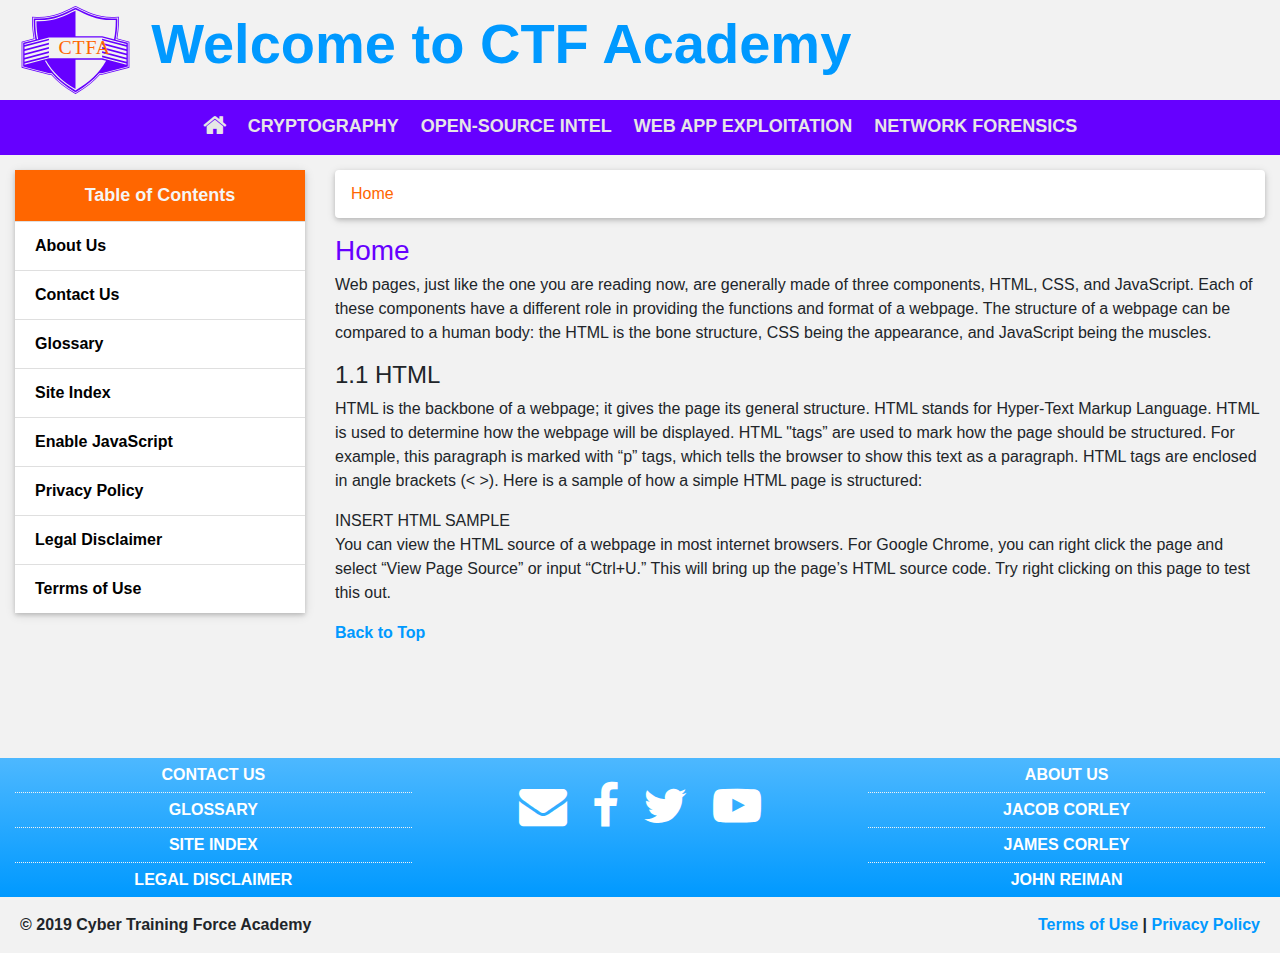
<file: ctfa/index.htm>
<!DOCTYPE html>
<html  lang="en">
	<head>
		<meta charset="utf-8" />
		<meta name="viewport" content="width=device-width, initial-scale=1">
			<title>CTF Academy : Home</title>
			<meta name="description" content="">
			
			<meta name="author" content="CTF Academy">			
			<link href="src/bootstrap/css/bootstrap.min.css" rel="stylesheet">	
				<!--[if lt IE 9]>
				<script src="http://cdnjs.cloudflare.com/ajax/libs/html5shiv/3.7.3/html5shiv.min.js"></script>
				<![endif]-->
				<link rel="stylesheet" href="_src/font-awesome-4.7.0/css/font-awesome.min.css" />				
				<script src="src/jquery-3.4.1.min.js"></script>
				<script src="src/popper.min.js"></script>				
				<script src="src/bootstrap/js/bootstrap.min.js"></script>		
				<link href="style.css" rel="stylesheet" />				
				<script src/jquery.md5.min.js"></script>

				<link rel="icon" href="_src/Logo.ico" />
		</head>				
				
				<body>
				
				
				
				<!-- Header -->
				<header id="top">					
					<div class="container-fluid ctfaLogoHome">
				<div class="row">				
					<div class="col-md-12 ">
					
					<div class="">
						<div class="myLogo ">						
						<a href="index.htm">						
						<img src="src/Logo.svg" alt="CTFA Logo">											
						</a>
						</div>						
									<div class="floatText">	
						<h2 class="display-4">						
						<span class = "mainblue">						
						<a href="index.htm">						
						Welcome to CTF Academy
						</a>						
						</span>						
												
						
						</h2>
						
						</div>						
						
						
						
						</div>
						</div>
					  </div>					
				</header>
				
<!-- Navigation -->
<nav class="navbar navbar-expand-md navbar-dark"  id="myNav">
  <button class="navbar-toggler" type="button" data-toggle="collapse" data-target="#navbarNavAltMarkup" aria-controls="navbarNavAltMarkup" aria-expanded="false" aria-label="Toggle navigation">
    <span class="navbar-toggler-icon"></span>
  </button>
  <div class="collapse navbar-collapse justify-content-md-center" id="navbarNavAltMarkup">
    <div class="navbar-nav">
		<ul class="nav navbar-nav">
			<li class="nav-item">
				<a class="nav-link" href="index.htm"><i class="fa fa-home homepageSize" aria-hidden="true"></i></a>
			</li>
			
			<li class="nav-item">
				<a class="nav-link" href="crypto/index.htm">Cryptography</a>
			</li>
			
			
			
			<li class="nav-item">
				<a class="nav-link" href="osint/index.htm">Open-Source Intel</a>
			</li>
			
			<li class="nav-item">
				<a class="nav-link" href="web/index.htm">Web App Exploitation</a>
			</li>

			<li class="nav-item">
				<a class="nav-link" href="network/index.htm">Network Forensics</a>
			</li>								
		</ul>
    </div>
  </div>
</nav>

							
<!-- Main container -->
<div class="container-fluid" >

<div id="myBody">
  <div class="row">						

<!-- Column Navigation -->
<div class="col-md-3 order-2 order-md-1" >

<div class="list-group-flush myLightBox mb-4">
  <div class="list-group-item contents" >Table of Contents</div>
    <a href="other/about_us.htm" class="list-group-item list-group-item-action">About Us</a>
	<a href="other/contact_us.htm" class="list-group-item list-group-item-action">Contact Us</a>
	<a href="other/glossary.htm" class="list-group-item list-group-item-action">Glossary</a>
	<a href="other/site_index.htm" class="list-group-item list-group-item-action">Site Index</a>
	<a href="other/enable_javascript.htm" class="list-group-item list-group-item-action">Enable JavaScript</a>
	<a href="other/privacy-policy.htm" class="list-group-item list-group-item-action">Privacy Policy</a>
	<a href="other/legal_disclaimer.htm" class="list-group-item list-group-item-action">Legal Disclaimer</a>
	<a href="other/terms-of-use.htm" class="list-group-item list-group-item-action">Terrms of Use</a>

</div>

</div>

<!-- End column -->						


<!-- Main content -->
		<div class="col-md-9 order-1 order-md-2" >
				<div id="main">
				
				<ol class="breadcrumb">
				  <li class="breadcrumb-item active">Home</li>
				  
				</ol>				


<noscript>
				Please enable JavaScript on your web browser. For a tutorial, <a href="other/enable_javascript.htm">click here</a>.				
				</noscript>

<h3>Home</h3>
<p>
Web pages, just like the one you are reading now, are generally made of three components, HTML, CSS, and JavaScript. Each of these components have a different role in providing the functions and format of a webpage. The structure of a webpage can be compared to a human body: the HTML is the bone structure, CSS being the appearance, and JavaScript being the muscles.
</p>

<h4 id="html">1.1 HTML</h4>
<p>
HTML is the backbone of a webpage; it gives the page its general structure. HTML stands for Hyper-Text Markup Language. HTML is used to determine how the webpage will be displayed. HTML "tags” are used to mark how the page should be structured. For example, this paragraph is marked with “p” tags, which tells the browser to show this text as a paragraph. HTML tags are enclosed in angle brackets (&lt; &gt;). Here is a sample of how a simple HTML page is structured:
</p>

INSERT HTML SAMPLE

<p>
You can view the HTML source of a webpage in most internet browsers. For Google Chrome, you can right click the page and select “View Page Source” or input “Ctrl+U.” This will bring up the page’s HTML source code. Try right clicking on this page to test this out.
</p>



			
			<div id="backToTop" class="my-3">
<a href="#top">Back to Top</a>
<!-- Takes user to top of home page -->								
</div>

</div>
<!-- Main End --> </div>
</div>
</div>
</div>
<!-- Main Container End --> 
				
<!-- Footer -->
<footer class="mt-3">
    
    <div class="container-fluid">
      <div class="row threeColumns mt-2">
	  
	  <!-- Footer Column 1 -->
	<div class="col-md-4 order-2 order-md-1 leftInfo">	
	<div class="infoLinks">
		<a href="other/contact_us.htm" >Contact Us</a>
		<a href="other/glossary.htm" >Glossary</a>
		<a href="other/site_index.htm" >Site Index</a>	
		<a href="other/legal_disclaimer.htm" >Legal Disclaimer</a>
	</div>
	</div>
  <!-- Footer Column 2 -->
      <div class="col-md-4 py-4 order-1 order-md-2">
        <div class="flex-center socialButtons">
          <!-- Email -->		  
		  <a href="mailto:cybertrainingforceacademy@gmail.com" target="_blank">		  
		  <i class="fa fa-envelope fa-3x" aria-hidden="true"></i>
		  </a>		  
		<!-- Facebook -->
			<a href="https://www.facebook.com/CTF-Academy-2271850929563454" target="_blank">
		  <i class="fa fa-facebook fa-3x" aria-hidden="true"></i>
		  </a>
          <!-- Twitter -->
          <a href="https://twitter.com/CTFAcademy" target="_blank">
            <i class="fa fa-twitter fa-3x" aria-hidden="true"></i>
          </a>
		  <!-- YouTube-->
          <a href="https://www.youtube.com/channel/UC2YnTDWba8lqC-x77h8id8w" target="_blank">
            <i class="fa fa-youtube-play fa-3x" aria-hidden="true"></i>
          </a>         
        </div>
      </div>
	  
	  <!-- Footer Column 3 -->
	  <div class="col-md-4 order-3 order-md-3 rightInfo">
	<div class="infoLinks">
<a href="other/about_us.htm" >About Us</a> 
  <a href="other/about_us.htm#jacob">Jacob Corley</a>   
	<a href="other/about_us.htm#james">James Corley</a> 
	<a href="other/about_us.htm#john">John Reiman</a> 
	</div>	
	</div>	
	</div>	  
</div>
 
    <!-- Footer Links -->
    <div class="footer-copyright py-3">
		&#169; 2019 Cyber Training Force Academy 		
		<span class = "termsPolicy">
		<a href="other/terms-of-use.htm">Terms of Use</a> 		
		|
		<a href="other/privacy-policy.htm">Privacy Policy</a>		
		</span>
    </div>
  </footer>
  <!-- Footer End -->
</body>
</html>
</file>
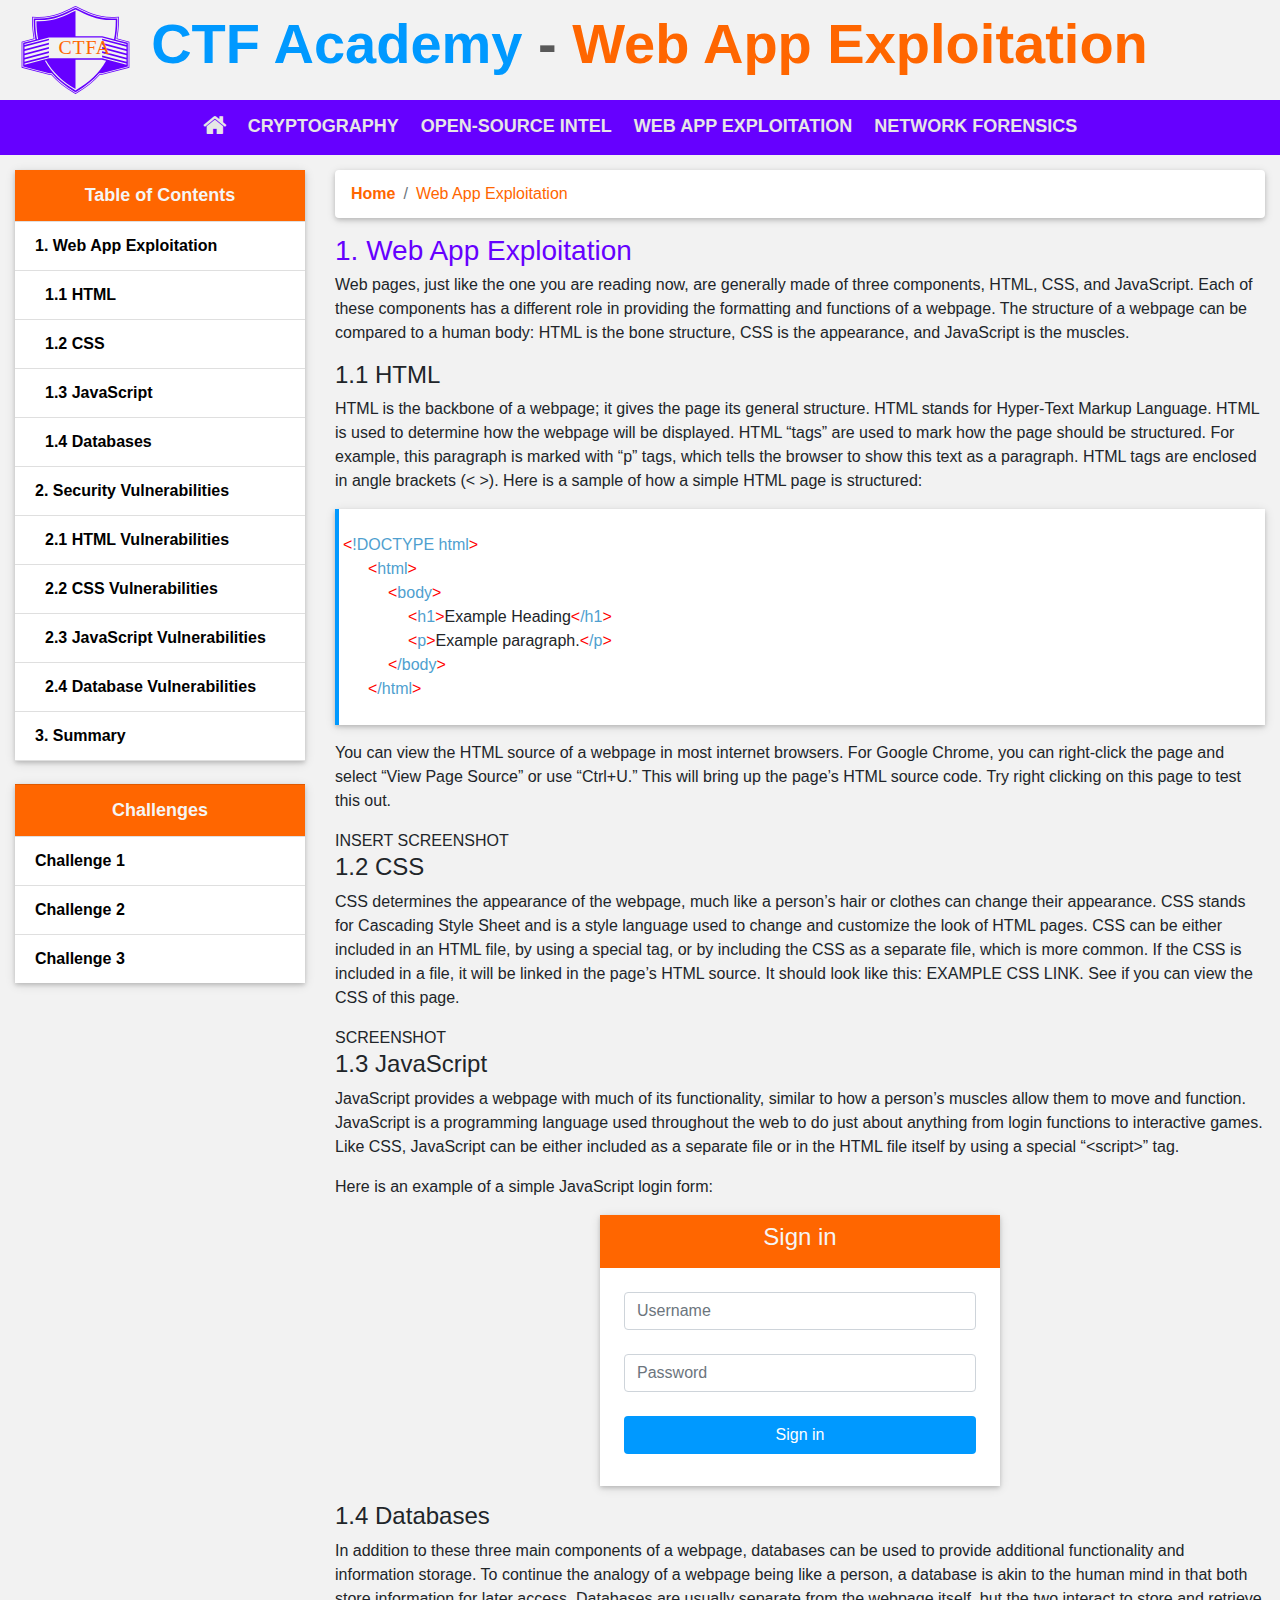
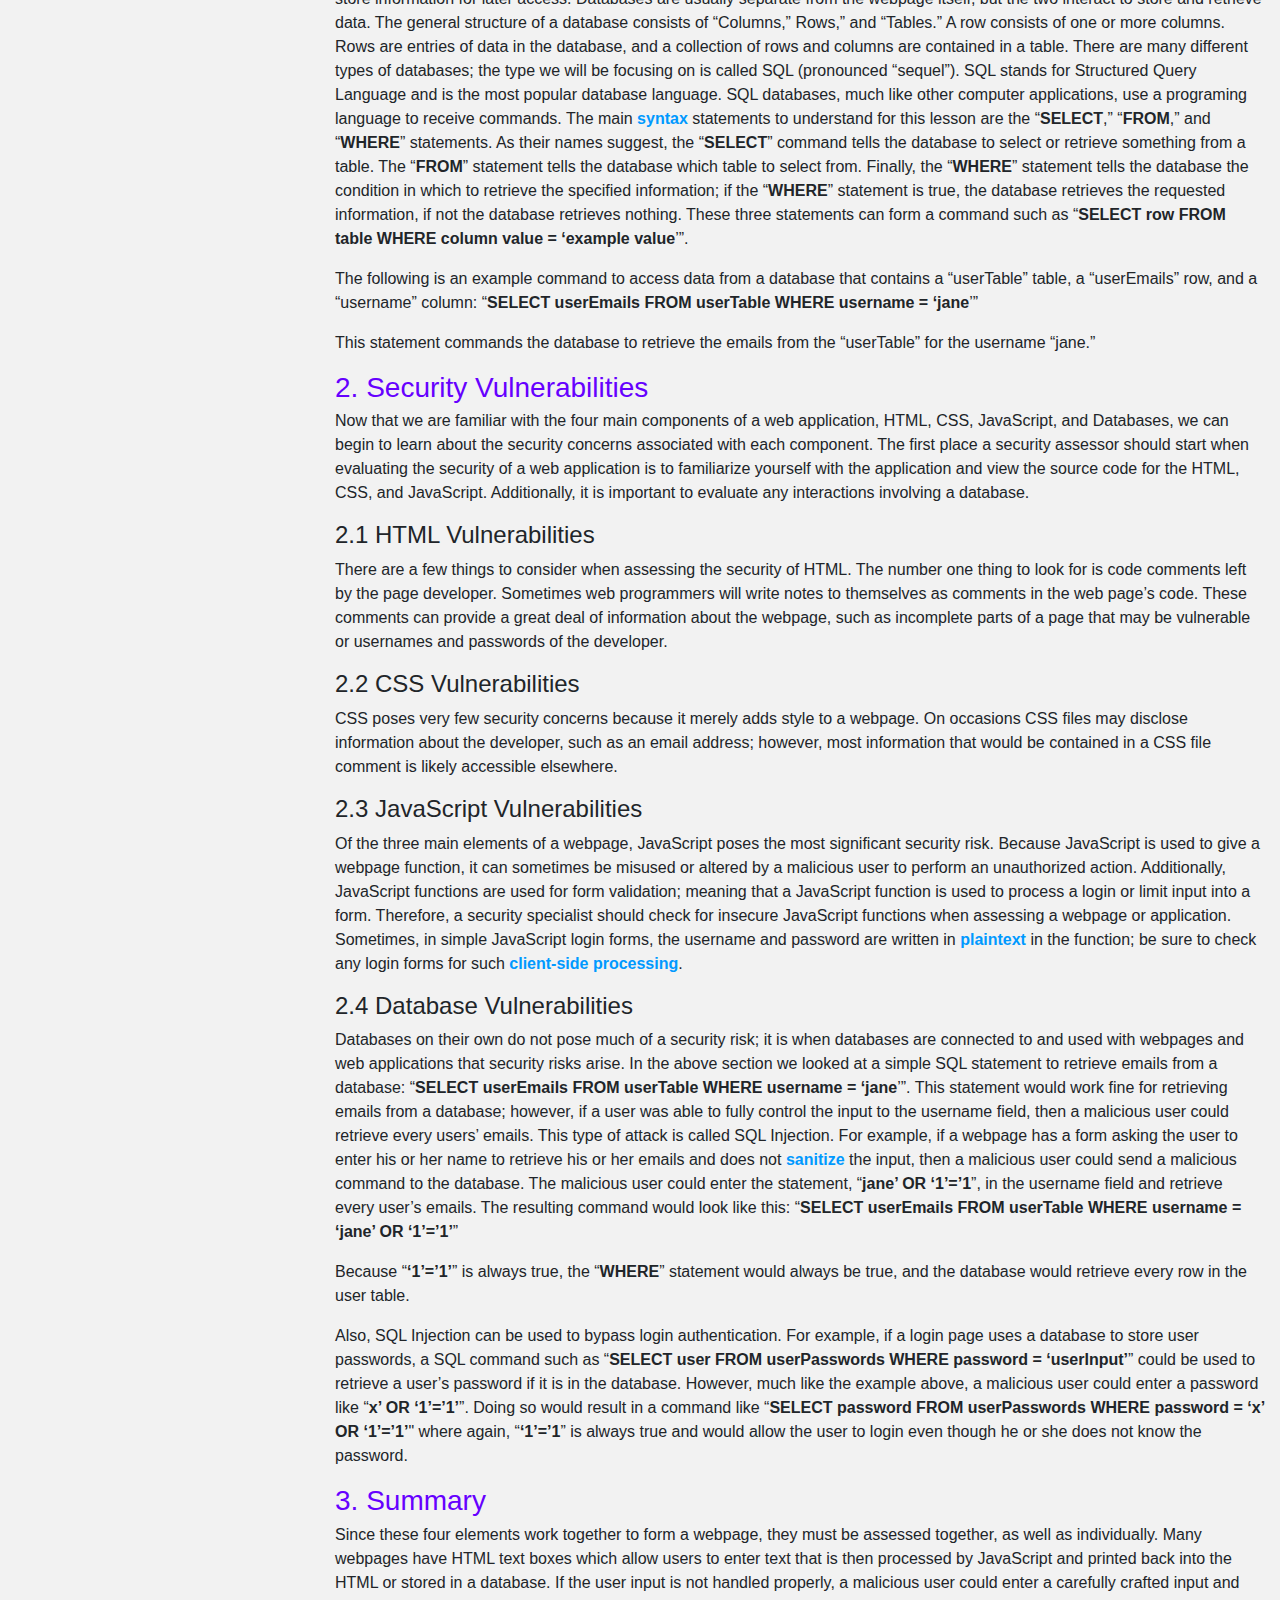
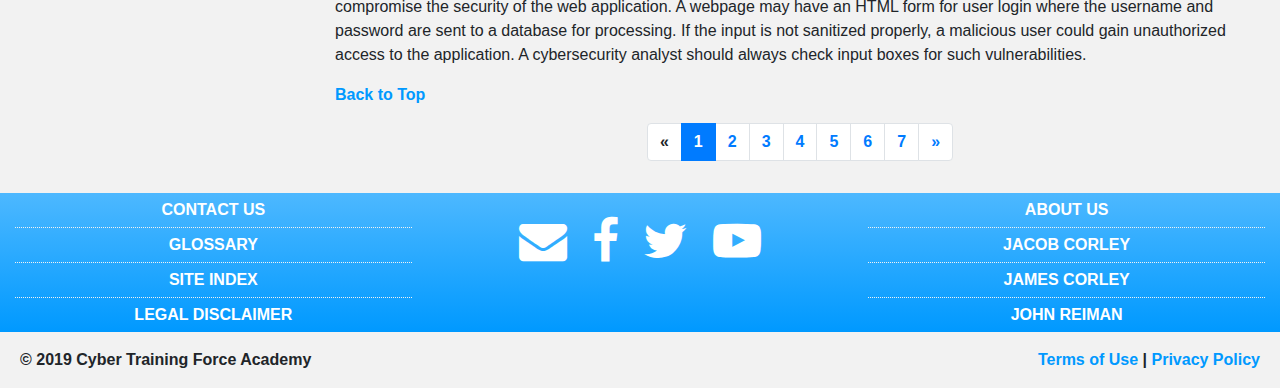
<file: ctfa/_src/index.htm>
<!DOCTYPE html>
<html  lang="en">
	<head>
		<meta charset="utf-8" />
		<meta name="viewport" content="width=device-width, initial-scale=1">
			<title>CTF Academy : Web Application Exploitation</title>
			<meta name="description" content="Web pages, just like the one you are reading now, are generally made of three components, HTML, CSS, and JavaScript. Each of these components have a different role in providing the functions and format of a webpage. The structure of a webpage can be compared to a human body: the HTML is the bone structure, CSS being the appearance, and JavaScript being the muscles.">
			
			<meta name="author" content="CTF Academy">			
			<link href="../_src/bootstrap/css/bootstrap.min.css" rel="stylesheet">	
				<!--[if lt IE 9]>
				<script src="http://cdnjs.cloudflare.com/ajax/libs/html5shiv/3.7.3/html5shiv.min.js"></script>
				<![endif]-->
				<link rel="stylesheet" href="../_src/font-awesome-4.7.0/css/font-awesome.min.css" />				
				<script src="../_src/jquery-3.4.1.min.js"></script>
				<script src="../_src/popper.min.js"></script>				
				<script src="../_src/bootstrap/js/bootstrap.min.js"></script>		
				<link href="../style.css" rel="stylesheet" />				
				<script src="../_src/jquery.md5.min.js"></script>

				<link rel="icon" href="../_src/Logo.ico" />
		</head>				
				
				<body>
				
				
				
				<!-- Header -->
				<header id="top">					
					<div class="container-fluid ctfaLogo">
				<div class="row">				
					<div class="col-md-12">
						<div class="myLogo ">						
						<a href="../index.htm">						
						<img src="../_src/Logo.svg" alt="CTFA Logo">											
						</a>
						</div>						
						<div class="floatText">						
						<h2 class="display-4">						
						<span class = "mainblue">						
						<a href="index.htm">						
						CTF Academy
						</a>						
						</span>						
						<br class="break">						
						<span class = "headerDash">
						- 
						</span>						
						<span class = "mainorange"> 
						<a href="index.htm">
						Web App Exploitation
						</a>
						</span>						
						</h2>
						</div>						
						</div>
						</div>						
					  </div>					
				</header>
				
<!-- Navigation -->
<nav class="navbar navbar-expand-md navbar-dark"  id="myNav">
  <button class="navbar-toggler" type="button" data-toggle="collapse" data-target="#navbarNavAltMarkup" aria-controls="navbarNavAltMarkup" aria-expanded="false" aria-label="Toggle navigation">
    <span class="navbar-toggler-icon"></span>
  </button>
  <div class="collapse navbar-collapse justify-content-md-center" id="navbarNavAltMarkup">
    <div class="navbar-nav">
		<ul class="nav navbar-nav">
			<li class="nav-item">
				<a class="nav-link" href="../index.htm"><i class="fa fa-home homepageSize" aria-hidden="true"></i></a>
			</li>
			
			<li class="nav-item">
				<a class="nav-link" href="../crypto/index.htm">Cryptography</a>
			</li>
			
			
			
			<li class="nav-item">
				<a class="nav-link" href="../osint/index.htm">Open-Source Intel</a>
			</li>
			
			<li class="nav-item">
				<a class="nav-link" href="../web/index.htm">Web App Exploitation</a>
			</li>

			<li class="nav-item">
				<a class="nav-link" href="../network/index.htm">Network Forensics</a>
			</li>								
		</ul>
    </div>
  </div>
</nav>

							
<!-- Main container -->
<div class="container-fluid" >

<div id="myBody">
  <div class="row">						

<!-- Column Navigation -->
<div class="col-md-3 order-2 order-md-1" >

<div class="list-group-flush myLightBox mb-4">
  <div class="list-group-item contents" >Table of Contents</div>
    <a href="index.htm#WebAppExploitation" class="list-group-item list-group-item-action">1. Web App Exploitation</a>

  <a href="index.htm#html" class="list-group-item list-group-item-action lvl2">1.1 HTML</a>
  <a href="index.htm#css" class="list-group-item list-group-item-action lvl2">1.2 CSS</a>

    <a href="index.htm#javascript" class="list-group-item list-group-item-action lvl2">1.3 JavaScript</a>
	
  <a href="index.htm#database" class="list-group-item list-group-item-action lvl2">1.4 Databases</a>
  
  <a href="index.htm#SecurityVulnerabilities" class="list-group-item list-group-item-action">2. Security Vulnerabilities</a>
  
    <a href="index.htm#HTMLVulnerabilities" class="list-group-item list-group-item-action lvl2">2.1 HTML Vulnerabilities</a>
  <a href="index.htm#CSSVulnerabilities" class="list-group-item list-group-item-action lvl2">2.2 CSS Vulnerabilities</a>
  <a href="index.htm#JavaScriptVulnerabilities" class="list-group-item list-group-item-action lvl2">2.3 JavaScript Vulnerabilities</a>
    <a href="index.htm#DatabaseVulnerabilities" class="list-group-item list-group-item-action lvl2">2.4 Database Vulnerabilities</a>
  <a href="index.htm#Summary" class="list-group-item list-group-item-action">3. Summary</a>
  

</div>




<div class="list-group-flush myLightBox mb-3">

  <div class="list-group-item contents" >Challenges</div>
  <a href="challenge1/index.htm" class="list-group-item list-group-item-action">Challenge 1</a>
  <a href="challenge2/index.htm" class="list-group-item list-group-item-action">Challenge 2</a>
  <a href="challenge3/index.htm" class="list-group-item list-group-item-action">Challenge 3</a>

</div>

</div>

<!-- End column -->						


<!-- Main content -->
		<div class="col-md-9 order-1 order-md-2" >
				<div id="main">
				
				<ol class="breadcrumb">
				  <li class="breadcrumb-item"><a href="../index.htm">Home</a></li>
				  <li class="breadcrumb-item active">Web App Exploitation</li>
				</ol>				


<noscript>
				Please enable JavaScript on your web browser. For a tutorial, <a href="../other/enable_javascript.htm">click here</a>.				
				</noscript>

<h3 id="WebAppExploitation">1. Web App Exploitation</h3>
<p>
Web pages, just like the one you are reading now, are generally made of three components, HTML, CSS, and JavaScript. Each of these components has a different role in providing the formatting and functions of a webpage. The structure of a webpage can be compared to a human body: HTML is the bone structure, CSS is the appearance, and JavaScript is the muscles.
</p>

<h4 id="html">1.1 HTML</h4>
<p>
HTML is the backbone of a webpage; it gives the page its general structure. HTML stands for Hyper-Text Markup Language. HTML is used to determine how the webpage will be displayed. HTML “tags” are used to mark how the page should be structured. For example, this paragraph is marked with “p” tags, which tells the browser to show this text as a paragraph. HTML tags are enclosed in angle brackets (&lt; &gt;). Here is a sample of how a simple HTML page is structured:
</p>

<div class="htmlExample myLightBox py-4 px-1 my-3">
<p>

<span class="tag">&lt;</span><span class="tagname">!DOCTYPE html</span><span class="tag">&gt;</span>

</p>

<p class="htmllvl1">
<span class="tag">&lt;</span><span class="tagname">html</span><span class="tag">&gt;</span>
</p>

<p class="htmllvl2">
<span class="tag">&lt;</span><span class="tagname">body</span><span class="tag">&gt;</span>
</p>

<p class="htmllvl3">
<span class="tag">&lt;</span><span class="tagname">h1</span><span class="tag">&gt;</span>Example Heading<span class="tag">&lt;</span><span class="tagname">/h1</span><span class="tag">&gt;</span>
</p>

<p class="htmllvl3">
<span class="tag">&lt;</span><span class="tagname">p</span><span class="tag">&gt;</span>Example paragraph.<span class="tag">&lt;</span><span class="tagname">/p</span><span class="tag">&gt;</span>
</p>

<p class="htmllvl2">
<span class="tag">&lt;</span><span class="tagname">/body</span><span class="tag">&gt;</span>
</p>
<p class="htmllvl1">
<span class="tag">&lt;</span><span class="tagname">/html</span><span class="tag">&gt;</span>
</p>
</div>


<p>
You can view the HTML source of a webpage in most internet browsers. For Google Chrome, you can right-click the page and select “View Page Source” or use “Ctrl+U.” This will bring up the page’s HTML source code. Try right clicking on this page to test this out.
</p>

INSERT SCREENSHOT
 
<h4  id="css">1.2 CSS</h4>
<p>
CSS determines the appearance of the webpage, much like a person’s hair or clothes can change their appearance. CSS stands for Cascading Style Sheet and is a style language used to change and customize the look of HTML pages. CSS can be either included in an HTML file, by using a special tag, or by including the CSS as a separate file, which is more common. If the CSS is included in a file, it will be linked in the page’s HTML source. It should look like this: EXAMPLE CSS LINK. See if you can view the CSS of this page.
</p>

SCREENSHOT

<h4  id="javascript">1.3 JavaScript</h4>
<p>
JavaScript provides a webpage with much of its functionality, similar to how a person’s muscles allow them to move and function. JavaScript is a programming language used throughout the web to do just about anything from login functions to interactive games. Like CSS, JavaScript can be either included as a separate file or in the HTML file itself by using a special “&lt;script&gt;” tag.
</p>


<p>
Here is an example of a simple JavaScript login form:
</p>

<div class = "mySignInBox myLightBox my-3">

<form class="text-center">
<div class = "mySignIn p-2">
	
    <p class="h4">Sign in</p>
	
</div>
	
<div class = "mySignInFields p-4 ">
    <input type="text" id="username" class="form-control mb-4" placeholder="Username" required>
    <input type="password" id="password" class="form-control mb-4" placeholder="Password" required>
    <button class="btn btn-mybutton btn-block mb-2" id = "signin" type="button">Sign in</button>
</div>
</form>
</div>

<h4  id="database">1.4 Databases</h4>
<p>
In addition to these three main components of a webpage, databases can be used to provide additional functionality and information storage. To continue the analogy of a webpage being like a person, a database is akin to the human mind in that both store information for later access. Databases are usually separate from the webpage itself, but the two interact to store and retrieve data. The general structure of a database consists of “Columns,” Rows,” and “Tables.” A row consists of one or more columns. Rows are entries of data in the database, and a collection of rows and columns are contained in a table. There are many different types of databases; the type we will be focusing on is called SQL (pronounced “sequel”). SQL stands for Structured Query Language and is the most popular database language. SQL databases, much like other computer applications, use a programing language to receive commands. The main <a href="../other/glossary.htm#syntax" >syntax</a> statements to understand for this lesson are the “<b>SELECT</b>,” “<b>FROM</b>,” and “<b>WHERE</b>” statements. As their names suggest, the “<b>SELECT</b>” command tells the database to select or retrieve something from a table. The “<b>FROM</b>” statement tells the database which table to select from. Finally, the “<b>WHERE</b>” statement tells the database the condition in which to retrieve the specified information; if the “<b>WHERE</b>” statement is true, the database retrieves the requested information, if not the database retrieves nothing. These three statements can form a command such as “<b>SELECT row FROM table WHERE column value = ‘example value</b>’”. 
</p>

<p>
The following is an example command to access data from a database that contains a “userTable” table, a “userEmails” row, and a “username” column: “<b>SELECT userEmails FROM userTable WHERE username = ‘jane</b>’” 
</p>

<p>
This statement commands the database to retrieve the emails from the “userTable” for the username “jane.”
</p>

<h3 id="SecurityVulnerabilities">2. Security Vulnerabilities</h3>
<p>
Now that we are familiar with the four main components of a web application, HTML, CSS, JavaScript, and Databases, we can begin to learn about the security concerns associated with each component. The first place a security assessor should start when evaluating the security of a web application is to familiarize yourself with the application and view the source code for the HTML, CSS, and JavaScript. Additionally, it is important to evaluate any interactions involving a database.
</p>

<h4  id="HTMLVulnerabilities">2.1 HTML Vulnerabilities</h4>
<p>
There are a few things to consider when assessing the security of HTML. The number one thing to look for is code comments left by the page developer. Sometimes web programmers will write notes to themselves as comments in the web page’s code. These comments can provide a great deal of information about the webpage, such as incomplete parts of a page that may be vulnerable or usernames and passwords of the developer.
</p>

<h4  id="CSSVulnerabilities">2.2 CSS Vulnerabilities</h4>
<p>
CSS poses very few security concerns because it merely adds style to a webpage. On occasions CSS files may disclose information about the developer, such as an email address; however, most information that would be contained in a CSS file comment is likely accessible elsewhere.
</p>

<h4  id="JavaScriptVulnerabilities">2.3 JavaScript Vulnerabilities</h4>
<p>
Of the three main elements of a webpage, JavaScript poses the most significant security risk. Because JavaScript is used to give a webpage function, it can sometimes be misused or altered by a malicious user to perform an unauthorized action. Additionally, JavaScript functions are used for form validation; meaning that a JavaScript function is used to process a login or limit input into a form. Therefore, a security specialist should check for insecure JavaScript functions when assessing a webpage or application. Sometimes, in simple JavaScript login forms, the username and password are written in <a href="../other/glossary.htm#plaintext" >plaintext</a> in the function; be sure to check any login forms for such <a href="../other/glossary.htm#clientside" >client-side processing</a>.
</p>

<h4  id="DatabaseVulnerabilities">2.4 Database Vulnerabilities</h4>
<p>
Databases on their own do not pose much of a security risk; it is when databases are connected to and used with webpages and web applications that security risks arise. In the above section we looked at a simple SQL statement to retrieve emails from a database: “<b>SELECT userEmails FROM userTable WHERE username = ‘jane</b>’”. This statement would work fine for retrieving emails from a database; however, if a user was able to fully control the input to the username field, then a malicious user could retrieve every users’ emails. This type of attack is called SQL Injection. For example, if a webpage has a form asking the user to enter his or her name to retrieve his or her emails and does not <a href="../other/glossary.htm#sanitize" >sanitize</a> the input, then a malicious user could send a malicious command to the database. The malicious user could enter the statement, “<b>jane’ OR ‘1’=’1</b>”, in the username field and retrieve every user’s emails. The resulting command would look like this: 
“<b>SELECT userEmails FROM userTable WHERE username = ‘jane’ OR ‘1’=’1’</b>” 
</p>

<p>
Because “<b>‘1’=’1’</b>” is always true, the “<b>WHERE</b>” statement would always be true, and the database would retrieve every row in the user table. 
</p>

<p>
Also, SQL Injection can be used to bypass login authentication. For example, if a login page uses a database to store user passwords, a SQL command such as “<b>SELECT user FROM userPasswords WHERE password = ‘userInput’</b>” could be used to retrieve a user’s password if it is in the database. However, much like the example above, a malicious user could enter a password like “<b>x’ OR ‘1’=’1’</b>”. Doing so would result in a command like “<b>SELECT password FROM userPasswords WHERE password = ‘x’ OR ‘1’=’1’</b>" where again, “<b>‘1’=’1</b>” is always true and would allow the user to login even though he or she does not know the password.
</p>

<h3 id="Summary">3. Summary</h3>
<p>
Since these four elements work together to form a webpage, they must be assessed together, as well as individually. Many webpages have HTML text boxes which allow users to enter text that is then processed by JavaScript and printed back into the HTML or stored in a database. If the user input is not handled properly, a malicious user could enter a carefully crafted input and compromise the security of the web application. A webpage may have an HTML form for user login where the username and password are sent to a database for processing. If the input is not sanitized properly, a malicious user could gain unauthorized access to the application. A cybersecurity analyst should always check input boxes for such vulnerabilities.
</p>


			
			<div id="backToTop" class="my-3">
<a href="#top">Back to Top</a>
<!-- Takes user to top of home page -->								
</div>


<ul class="pagination justify-content-center">
  <li class="page-item">
      <a class="page-link disabled" aria-label="Previous">
        <span aria-hidden="true">&laquo;</span>
        <span class="sr-only">Previous</span>
      </a>
    </li>
	
  <li class="page-item active"><a class="page-link" href="index.htm">1</a></li>
  <li class="page-item"><a class="page-link" href="challenge1/index.htm">2</a></li>
  <li class="page-item"><a class="page-link" href="challenge1/answer.htm">3</a></li>
  <li class="page-item"><a class="page-link" href="challenge2/index.htm">4</a></li>
  <li class="page-item"><a class="page-link" href="challenge2/answer.htm">5</a></li>
  <li class="page-item"><a class="page-link" href="challenge3/index.htm">6</a></li>
  <li class="page-item"><a class="page-link" href="challenge3/answer.htm">7</a></li>
    
   <li class="page-item">
      <a class="page-link" href="challenge1/index.htm" aria-label="Next">
        <span aria-hidden="true">&raquo;</span>
        <span class="sr-only">Next</span>
      </a>
    </li>
</ul>


</div>
<!-- Main End --> </div>
</div>
</div>
</div>
<!-- Main Container End --> 
				
<!-- Footer -->
<footer class="mt-3">
    
    <div class="container-fluid">
      <div class="row threeColumns mt-2">
	  
	  <!-- Footer Column 1 -->
	<div class="col-md-4 order-2 order-md-1 leftInfo">	
	<div class="infoLinks">
		<a href="../other/contact_us.htm" >Contact Us</a>
		<a href="../other/glossary.htm" >Glossary</a>
		<a href="../other/site_index.htm" >Site Index</a>	
		<a href="../other/legal_disclaimer.htm" >Legal Disclaimer</a>
	</div>
	</div>
  <!-- Footer Column 2 -->
      <div class="col-md-4 py-4 order-1 order-md-2">
        <div class="flex-center socialButtons">
          <!-- Email -->		  
		  <a href="mailto:cybertrainingforceacademy@gmail.com" target="_blank">		  
		  <i class="fa fa-envelope fa-3x" aria-hidden="true"></i>
		  </a>		  
		<!-- Facebook -->
			<a href="https://www.facebook.com/CTF-Academy-2271850929563454" target="_blank">
		  <i class="fa fa-facebook fa-3x" aria-hidden="true"></i>
		  </a>
          <!-- Twitter -->
          <a href="https://twitter.com/CTFAcademy" target="_blank">
            <i class="fa fa-twitter fa-3x" aria-hidden="true"></i>
          </a>
		  <!-- YouTube-->
          <a href="https://www.youtube.com/channel/UC2YnTDWba8lqC-x77h8id8w" target="_blank">
            <i class="fa fa-youtube-play fa-3x" aria-hidden="true"></i>
          </a>         
        </div>
      </div>
	  
	  <!-- Footer Column 3 -->
	  <div class="col-md-4 order-3 order-md-3 rightInfo">
	<div class="infoLinks">
<a href="../other/about_us.htm" >About Us</a> 
  <a href="../other/about_us.htm#jacob">Jacob Corley</a>   
	<a href="../other/about_us.htm#james">James Corley</a> 
	<a href="../other/about_us.htm#john">John Reiman</a> 
	</div>	
	</div>	
	</div>	  
</div>
 
    <!-- Footer Links -->
    <div class="footer-copyright py-3">
		&#169; 2019 Cyber Training Force Academy 		
		<span class = "termsPolicy">
		<a href="../other/terms-of-use.htm">Terms of Use</a> 		
		|
		<a href="../other/privacy-policy.htm">Privacy Policy</a>		
		</span>
    </div>
  </footer>
  <!-- Footer End -->
</body>
</html>
</file>
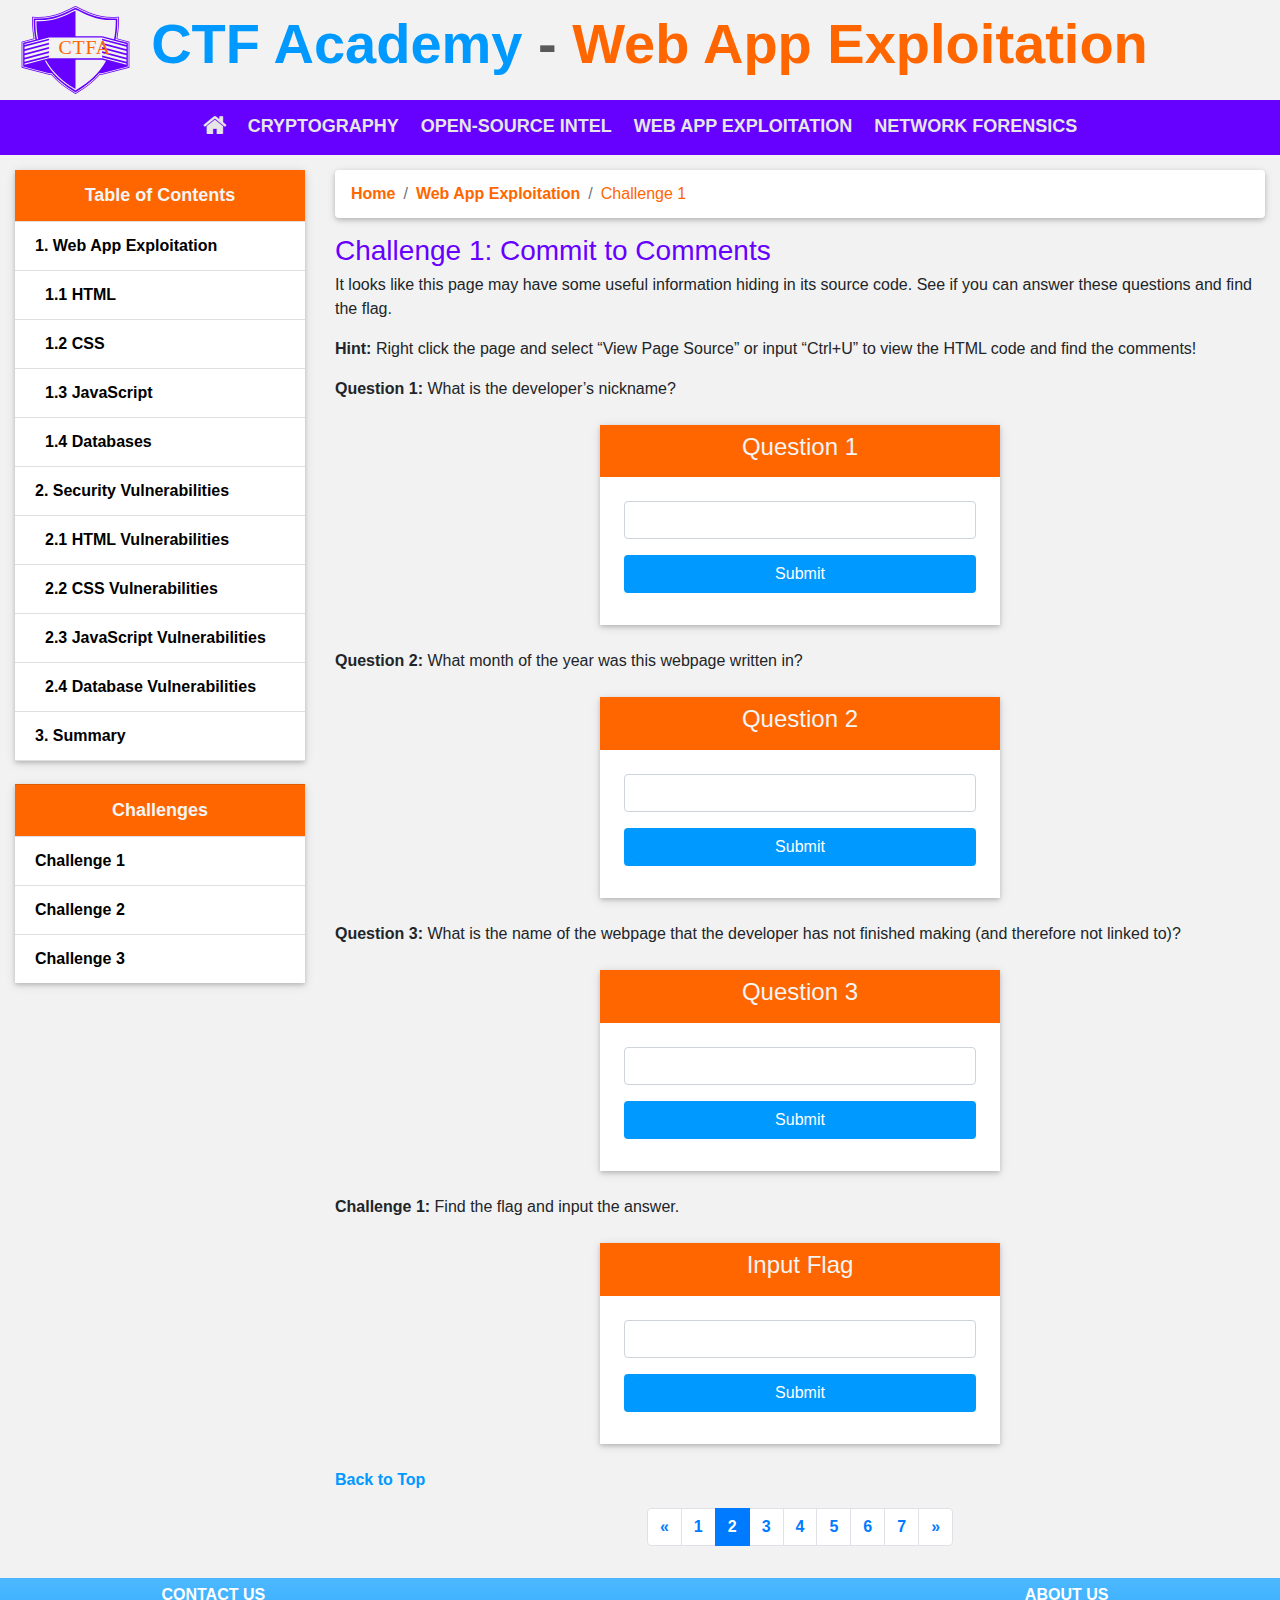
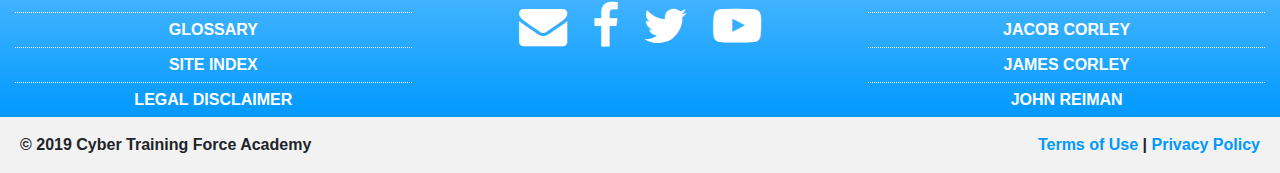
<file: ctfa/web/challenge1/index.htm>
<!DOCTYPE html>
<html  lang="en">
	<head>
		<meta charset="utf-8" />
		<meta name="viewport" content="width=device-width, initial-scale=1">
			<title>CTF Academy : Challenge 1</title>
			<meta name="description" content="It looks like this page may have some useful information hiding in its source code. See if you can answer these questions and find the flag.">
			
			<meta name="author" content="CTF Academy">			
			<link href="../../_src/bootstrap/css/bootstrap.min.css" rel="stylesheet">	
				<!--[if lt IE 9]>
				<script src="http://cdnjs.cloudflare.com/ajax/libs/html5shiv/3.7.3/html5shiv.min.js"></script>
				<![endif]-->
				<link rel="stylesheet" href="../../_src/font-awesome-4.7.0/css/font-awesome.min.css" />				
				<script src="../../_src/jquery-3.4.1.min.js"></script>
				<script src="../../_src/popper.min.js"></script>				
				<script src="../../_src/bootstrap/js/bootstrap.min.js"></script>		
				<link href="../../style.css" rel="stylesheet" />				
				<script src="../../_src/jquery.md5.min.js"></script>
				<script src="../../_src/hashCheck.js"></script>
				<script src="flagValidate.js"></script>

<link rel="icon" href="../../_src/Logo.ico" />				
				</head>				
				
				<body>
				
								
				
				<!-- Header -->
				<header id="top">					
					<div class="container-fluid ctfaLogo">
				<div class="row">				
					<div class="col-md-12">
						<div class="myLogo ">						
						<a href="../../index.htm">						
						<img src="../../_src/Logo.svg" alt="CTFA Logo">											
						</a>
						</div>						
						<div class="floatText">						
						<h2 class="display-4">						
						<span class = "mainblue">						
						<a href="../../index.htm">						
						CTF Academy
						</a>						
						</span>						
						<br class="break">						
						<span class = "headerDash">
						- 
						</span>						
						<span class = "mainorange"> 
						<a href="index.htm">
						Web App Exploitation
						</a>
						</span>						
						</h2>
						</div>						
						</div>
						</div>						
					  </div>					
				</header>
				
<!-- Navigation -->
<nav class="navbar navbar-expand-md navbar-dark"  id="myNav">
  <button class="navbar-toggler" type="button" data-toggle="collapse" data-target="#navbarNavAltMarkup" aria-controls="navbarNavAltMarkup" aria-expanded="false" aria-label="Toggle navigation">
    <span class="navbar-toggler-icon"></span>
  </button>
  <div class="collapse navbar-collapse justify-content-md-center" id="navbarNavAltMarkup">
    <div class="navbar-nav">
		<ul class="nav navbar-nav">
			<li class="nav-item">
				<a class="nav-link" href="../../index.htm"><i class="fa fa-home homepageSize" aria-hidden="true"></i></a>
			</li>
			
			<li class="nav-item">
				<a class="nav-link" href="../../crypto/index.htm">Cryptography</a>
			</li>
			
			<li class="nav-item">
				<a class="nav-link" href="../../osint/index.htm">Open-Source Intel</a>
			</li>
			
			<li class="nav-item">
				<a class="nav-link" href="../../web/index.htm">Web App Exploitation</a>
			</li>

			<li class="nav-item">
				<a class="nav-link" href="../../log/index.htm">Network Forensics</a>
			</li>								
		</ul>
    </div>
  </div>
</nav>

							
<!-- Main container -->
<div class="container-fluid" >

<div id="myBody">
  <div class="row">						

<!-- Column Navigation -->
<div class="col-md-3 order-2 order-md-1" >

<div class="list-group-flush myLightBox mb-4">
  <div class="list-group-item contents" >Table of Contents</div>
    <a href="../index.htm#WebAppExploitation" class="list-group-item list-group-item-action">1. Web App Exploitation</a>

  <a href="../index.htm#html" class="list-group-item list-group-item-action lvl2">1.1 HTML</a>
  <a href="../index.htm#css" class="list-group-item list-group-item-action lvl2">1.2 CSS</a>

    <a href="../index.htm#javascript" class="list-group-item list-group-item-action lvl2">1.3 JavaScript</a>
	
  <a href="../index.htm#database" class="list-group-item list-group-item-action lvl2">1.4 Databases</a>
  
  <a href="../index.htm#SecurityVulnerabilities" class="list-group-item list-group-item-action">2. Security Vulnerabilities</a>
  
    <a href="../index.htm#HTMLVulnerabilities" class="list-group-item list-group-item-action lvl2">2.1 HTML Vulnerabilities</a>
  <a href="../index.htm#CSSVulnerabilities" class="list-group-item list-group-item-action lvl2">2.2 CSS Vulnerabilities</a>
  <a href="../index.htm#JavaScriptVulnerabilities" class="list-group-item list-group-item-action lvl2">2.3 JavaScript Vulnerabilities</a>
    <a href="../index.htm#DatabaseVulnerabilities" class="list-group-item list-group-item-action lvl2">2.4 Database Vulnerabilities</a>
  <a href="../index.htm#Summary" class="list-group-item list-group-item-action">3. Summary</a>
  

</div>




<div class="list-group-flush myLightBox mb-3">

  <div class="list-group-item contents" >Challenges</div>
  <a href="index.htm" class="list-group-item list-group-item-action">Challenge 1</a>
  <a href="../challenge2/index.htm" class="list-group-item list-group-item-action">Challenge 2</a>
  <a href="../challenge3/index.htm" class="list-group-item list-group-item-action">Challenge 3</a>

</div>

</div>

<!-- End column -->						


<!-- Main content -->
		<div class="col-md-9 order-1 order-md-2" >
				<div id="main">
				
				<ol class="breadcrumb">
				  <li class="breadcrumb-item"><a href="../../index.htm">Home</a></li>
				  <li class="breadcrumb-item"><a href="../index.htm">Web App Exploitation</a></li>
				  <li class="breadcrumb-item active">Challenge 1</li>
				</ol>				


<noscript>
				Please enable JavaScript on your web browser. For a tutorial, <a href="../../other/enable_javascript.htm">click here</a>.				
				</noscript>

<!-- Challenge Content Starts here -->
<h3>Challenge 1: Commit to Comments</h3>
<!-- Page developed by “Sir Code-a-lot” in April 2019 -->
<p>
It looks like this page may have some useful information hiding in its source code. See if you can answer these questions and find the flag.
</p>
<!-- To-Do: Make the “Admin.html” page and uncomment this link
<a href="Admin.html"> Click here for the Admin page!</a> -->

<p>
<b>Hint:</b> Right click the page and select “View Page Source” or input “Ctrl+U” to view the HTML code and find the comments!
</p>
<!-- Great Job! Here’s your flag: ctfa{Quest_for_Comments} -->
<p>
<b>Question 1:</b> What is the developer’s nickname?
</p>

<!-- Q1 input form -->
<div class = "mySignInBox myLightBox my-4">
<form class="text-center" novalidate>
<div class = "mySignIn p-2">
    <p class="h4">Question 1</p>	
</div>	
<div class = "mySignInFields p-4">	
	<div class="mb-3">    
    <input type="text" id="flag1" class="form-control">	
	<span id="flagFeedback1"></span>
	</div>
	
    <!-- Submit button -->
    <button onclick="q1()" class="btn btn-mybutton btn-block mb-2" id = "submit1" type="button">Submit</button>

    </div>
</form>
</div>
<!-- Flag form End -->



<p>
<b>Question 2:</b> What month of the year was this webpage written in?
</p>

<!-- Q2 input form -->
<div class = "mySignInBox myLightBox my-4">
<form class="text-center" novalidate>
<div class = "mySignIn p-2">
    <p class="h4">Question 2</p>	
</div>	
<div class = "mySignInFields p-4">	
	<div class="mb-3">    
    <input type="text" id="flag2" class="form-control">	
	<span id="flagFeedback2"></span>
	</div>
	
    <!-- Submit button -->
    <button onclick="q2()" class="btn btn-mybutton btn-block mb-2" id = "submit2" type="button">Submit</button>

    </div>
</form>
</div>
<!-- Flag form End -->

<p>
<b>Question 3:</b> What is the name of the webpage that the developer has not finished making (and therefore not linked to)?
</p>

<!-- Q3 input form -->
<div class = "mySignInBox myLightBox my-4">
<form class="text-center" novalidate>
<div class = "mySignIn p-2">
    <p class="h4">Question 3</p>	
</div>	
<div class = "mySignInFields p-4">	
	<div class="mb-3">    
    <input type="text" id="flag3" class="form-control">	
	<span id="flagFeedback3"></span>
	</div>
	
    <!-- Submit button -->
    <button onclick="q3()" class="btn btn-mybutton btn-block mb-2" id = "submit3" type="button">Submit</button>

    </div>
</form>
</div>
<!-- Flag form End -->

<!-- Challenge Content Ends here -->

<p>
<b>Challenge 1:</b> Find the flag and input the answer.
</p>

<!-- Flag input form -->
<div class = "mySignInBox myLightBox my-4">
<form class="text-center" novalidate>
<div class = "mySignIn p-2">
    <p class="h4">Input Flag</p>	
</div>	
<div class = "mySignInFields p-4">	
	<div class="mb-3">    
    <input type="text" id="flag" class="form-control">	
	<span id="flagFeedback"></span>
	</div>
	
    <!-- Submit button -->
    <button onclick="myFlag()" class="btn btn-mybutton btn-block mb-2" id = "submit" type="button">Submit</button>

    </div>
</form>
</div>
<!-- Flag form End -->


			
			<div id="backToTop" class="my-3">
<a href="#top">Back to Top</a>
<!-- Takes user to top of home page -->								
</div>

<ul class="pagination justify-content-center">
  <li class="page-item">
      <a class="page-link disabled" href="../index.htm" aria-label="Previous">
        <span aria-hidden="true">&laquo;</span>
        <span class="sr-only">Previous</span>
      </a>
    </li>
	
  <li class="page-item "><a class="page-link" href="../index.htm">1</a></li>
  <li class="page-item active"><a class="page-link" href="index.htm">2</a></li>
  <li class="page-item"><a class="page-link" href="answer.htm">3</a></li>
  <li class="page-item"><a class="page-link" href="../challenge2/index.htm">4</a></li>
  <li class="page-item"><a class="page-link" href="../challenge2/answer.htm">5</a></li>
  <li class="page-item"><a class="page-link" href="../challenge3/index.htm">6</a></li>
  <li class="page-item"><a class="page-link" href="../challenge3/answer.htm">7</a></li>
    
   <li class="page-item">
      <a class="page-link" href="answer.htm" aria-label="Next">
        <span aria-hidden="true">&raquo;</span>
        <span class="sr-only">Next</span>
      </a>
    </li>
</ul>

</div>
<!-- Main End --> </div>
</div>
</div>
</div>
<!-- Main Cotainer End --> 
				
<!-- Footer -->
<footer class="mt-3">
    
    <div class="container-fluid">
      <div class="row threeColumns mt-2">
	  
	  <!-- Footer Column 1 -->
	<div class="col-md-4 order-2 order-md-1 leftInfo">	
	<div class="infoLinks">
		<a href="../../other/contact_us.htm" class="">Contact Us</a>
		<a href="../../other/glossary.htm" class="">Glossary</a>
		<a href="../../other/site_index.htm" class="">Site Index</a>	
		<a href="../../other/legal_disclaimer.htm" class="">Legal Disclaimer</a>
	</div>
	</div>
  <!-- Footer Column 2 -->
      <div class="col-md-4 py-4 order-1 order-md-2">
        <div class="flex-center socialButtons">
          <!-- Email -->		  
		  <a href="mailto:cybertrainingforceacademy@gmail.com">		  
		  <i class="fa fa-envelope fa-3x" aria-hidden="true"></i>
		  </a>		  
		<!-- Facebook -->
			<a href="https://www.facebook.com/CTF-Academy-2271850929563454">
		  <i class="fa fa-facebook fa-3x" aria-hidden="true"></i>
		  </a>
          <!-- Twitter -->
          <a href="https://twitter.com/CTFAcademy">
            <i class="fa fa-twitter fa-3x" aria-hidden="true"></i>
          </a>
		  <!-- YouTube-->
          <a href="">
            <i class="fa fa-youtube-play fa-3x" aria-hidden="true"></i>
          </a>         
        </div>
      </div>
	  
	  <!-- Footer Column 3 -->
	  <div class="col-md-4 order-3 order-md-3 rightInfo">
	<div class="infoLinks">
<a href="../../other/about_us.htm" >About Us</a> 
  <a href="../../other/about_us.htm#jacob">Jacob Corley</a>   
	<a href="../../other/about_us.htm#james">James Corley</a> 
	<a href="../../other/about_us.htm#john">John Reiman</a> 
	</div>	
	</div>	
	</div>	  
</div>
 
    <!-- Footer Links -->
    <div class="footer-copyright py-3">
		&#169; 2019 Cyber Training Force Academy 		
		<span class = "termsPolicy">
		<a href="../../other/terms-of-use.htm">Terms of Use</a> 		
		|
		<a href="../../other/privacy-policy.htm">Privacy Policy</a>		
		</span>
    </div>
  </footer>
  <!-- Footer End -->
</body>
</html>
</file>
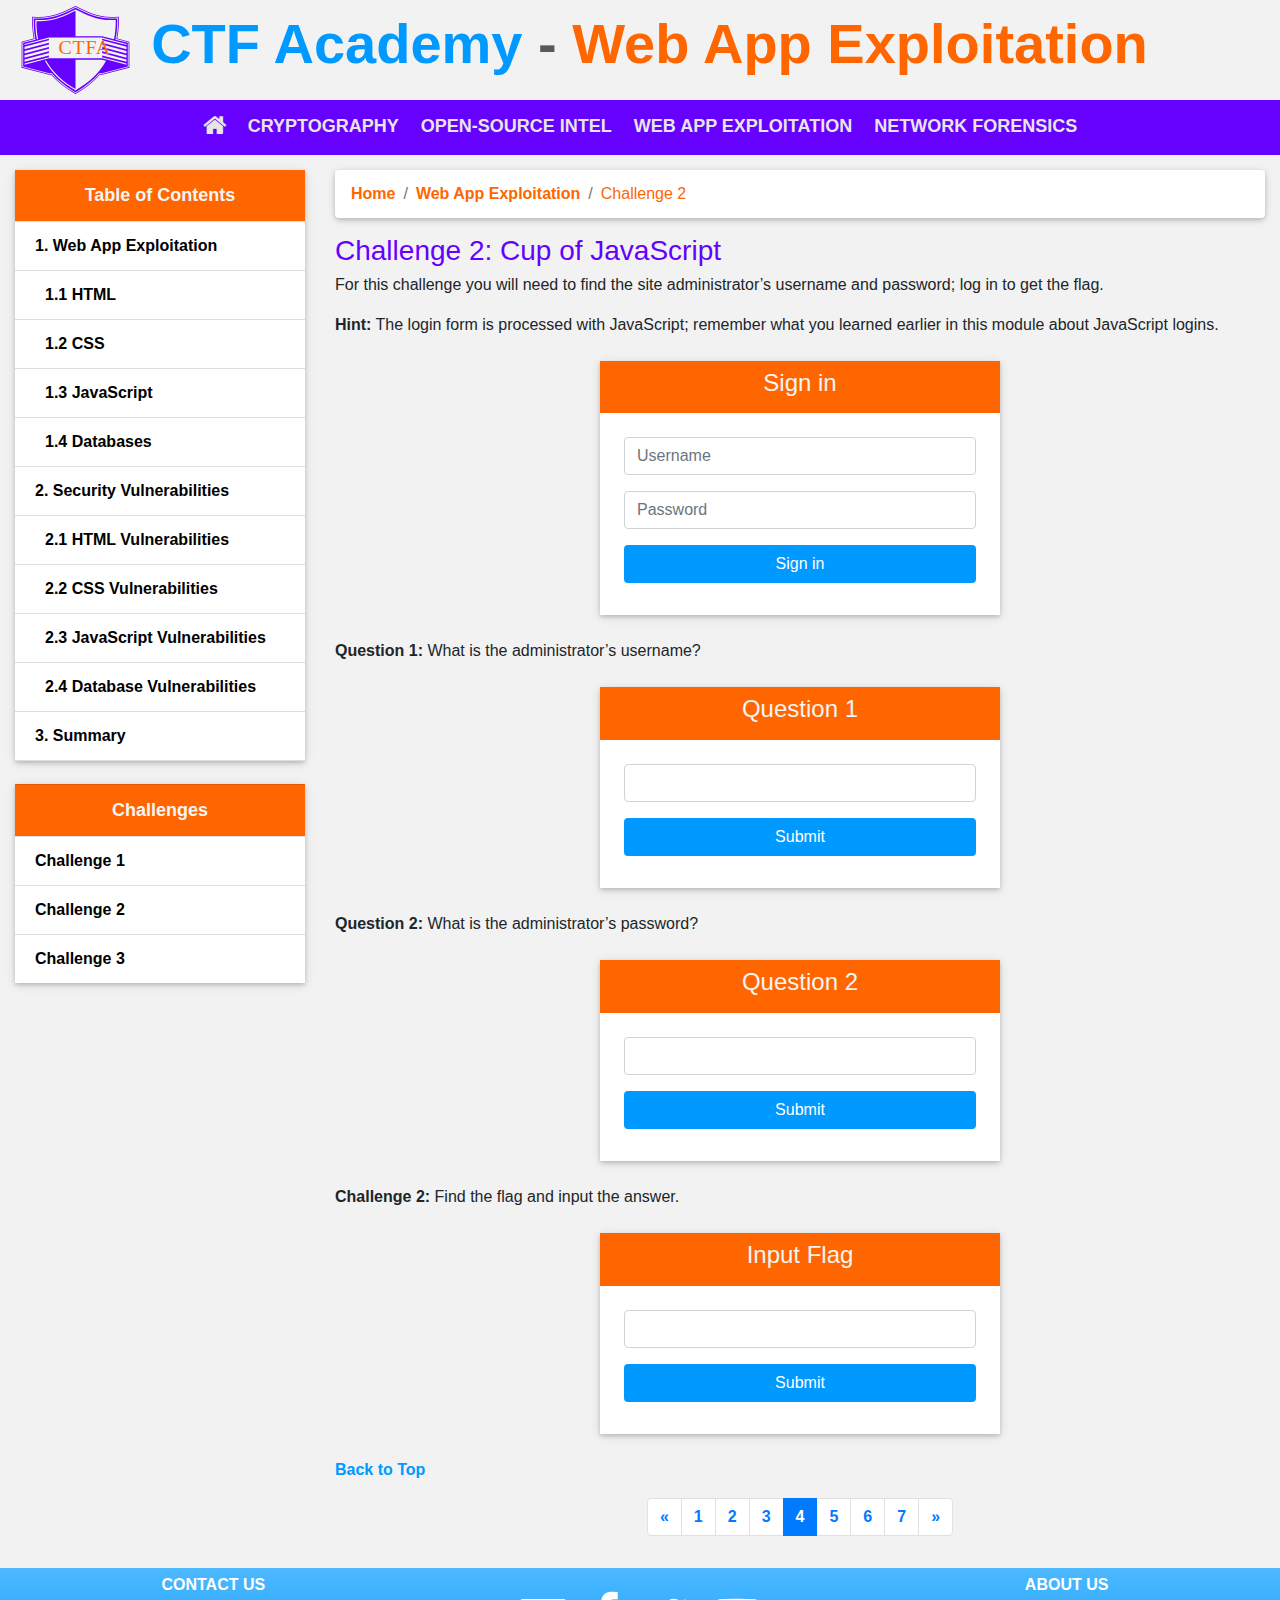
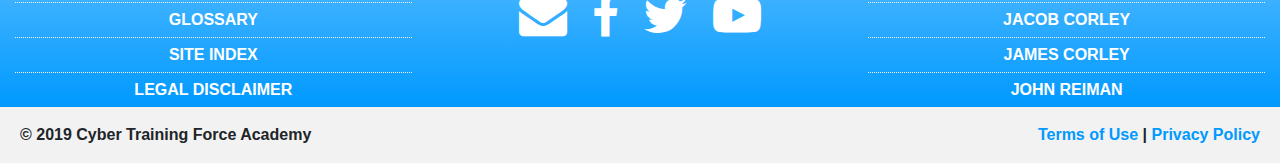
<file: ctfa/web/challenge2/index.htm>
<!DOCTYPE html>
<html  lang="en">
	<head>
		<meta charset="utf-8" />
		<meta name="viewport" content="width=device-width, initial-scale=1">
			<title>CTF Academy : Challenge 2</title>
			<meta name="description" content="For this challenge you will need to find the site administrator’s username and password; log in to get the flag.">
			
			<meta name="author" content="CTF Academy">			
			<link href="../../_src/bootstrap/css/bootstrap.min.css" rel="stylesheet">	
				<!--[if lt IE 9]>
				<script src="http://cdnjs.cloudflare.com/ajax/libs/html5shiv/3.7.3/html5shiv.min.js"></script>
				<![endif]-->
				<link rel="stylesheet" href="../../_src/font-awesome-4.7.0/css/font-awesome.min.css" />				
				<script src="../../_src/jquery-3.4.1.min.js"></script>
				<script src="../../_src/popper.min.js"></script>				
				<script src="../../_src/bootstrap/js/bootstrap.min.js"></script>		
				<link href="../../style.css" rel="stylesheet" />				
				<script src="../../_src/jquery.md5.min.js"></script>
				<script src="../../_src/hashCheck.js"></script>
				<script src="flagValidate.js"></script>

<link rel="icon" href="../../_src/Logo.ico" />				
				</head>				
				
				<body>
				
								
				
				<!-- Header -->
				<header id="top">					
					<div class="container-fluid ctfaLogo">
				<div class="row">				
					<div class="col-md-12">
						<div class="myLogo ">						
						<a href="../../index.htm">						
						<img src="../../_src/Logo.svg" alt="CTFA Logo">											
						</a>
						</div>						
						<div class="floatText">						
						<h2 class="display-4">						
						<span class = "mainblue">						
						<a href="../../index.htm">						
						CTF Academy
						</a>						
						</span>						
						<br class="break">						
						<span class = "headerDash">
						- 
						</span>						
						<span class = "mainorange"> 
						<a href="../index.htm">
						Web App Exploitation
						</a>
						</span>						
						</h2>
						</div>						
						</div>
						</div>						
					  </div>					
				</header>
				
<!-- Navigation -->
<nav class="navbar navbar-expand-md navbar-dark"  id="myNav">
  <button class="navbar-toggler" type="button" data-toggle="collapse" data-target="#navbarNavAltMarkup" aria-controls="navbarNavAltMarkup" aria-expanded="false" aria-label="Toggle navigation">
    <span class="navbar-toggler-icon"></span>
  </button>
  <div class="collapse navbar-collapse justify-content-md-center" id="navbarNavAltMarkup">
    <div class="navbar-nav">
		<ul class="nav navbar-nav">
			<li class="nav-item">
				<a class="nav-link" href="../../index.htm"><i class="fa fa-home homepageSize" aria-hidden="true"></i></a>
			</li>
			
			<li class="nav-item">
				<a class="nav-link" href="../../crypto/index.htm">Cryptography</a>
			</li>
			
			<li class="nav-item">
				<a class="nav-link" href="../../osint/index.htm">Open-Source Intel</a>
			</li>
			
			<li class="nav-item">
				<a class="nav-link" href="../../web/index.htm">Web App Exploitation</a>
			</li>

			<li class="nav-item">
				<a class="nav-link" href="../../network/index.htm">Network Forensics</a>
			</li>								
		</ul>
    </div>
  </div>
</nav>

							
<!-- Main container -->
<div class="container-fluid" >

<div id="myBody">
  <div class="row">						

<!-- Column Navigation -->
<div class="col-md-3 order-2 order-md-1" >

<div class="list-group-flush myLightBox mb-4">
  <div class="list-group-item contents" >Table of Contents</div>
    <a href="../index.htm#WebAppExploitation" class="list-group-item list-group-item-action">1. Web App Exploitation</a>

  <a href="../index.htm#html" class="list-group-item list-group-item-action lvl2">1.1 HTML</a>
  <a href="../index.htm#css" class="list-group-item list-group-item-action lvl2">1.2 CSS</a>

    <a href="../index.htm#javascript" class="list-group-item list-group-item-action lvl2">1.3 JavaScript</a>
	
  <a href="../index.htm#database" class="list-group-item list-group-item-action lvl2">1.4 Databases</a>
  
  <a href="../index.htm#SecurityVulnerabilities" class="list-group-item list-group-item-action">2. Security Vulnerabilities</a>
  
    <a href="../index.htm#HTMLVulnerabilities" class="list-group-item list-group-item-action lvl2">2.1 HTML Vulnerabilities</a>
  <a href="../index.htm#CSSVulnerabilities" class="list-group-item list-group-item-action lvl2">2.2 CSS Vulnerabilities</a>
  <a href="../index.htm#JavaScriptVulnerabilities" class="list-group-item list-group-item-action lvl2">2.3 JavaScript Vulnerabilities</a>
    <a href="../index.htm#DatabaseVulnerabilities" class="list-group-item list-group-item-action lvl2">2.4 Database Vulnerabilities</a>
  <a href="../index.htm#Summary" class="list-group-item list-group-item-action">3. Summary</a>
  

</div>




<div class="list-group-flush myLightBox mb-3">

  <div class="list-group-item contents" >Challenges</div>
  <a href="../challenge1/index.htm" class="list-group-item list-group-item-action">Challenge 1</a>
  <a href="index.htm" class="list-group-item list-group-item-action">Challenge 2</a>
  <a href="../challenge3/index.htm" class="list-group-item list-group-item-action">Challenge 3</a>

</div>

</div>

<!-- End column -->						


<!-- Main content -->
		<div class="col-md-9 order-1 order-md-2" >
				<div id="main">
				
				<ol class="breadcrumb">
				  <li class="breadcrumb-item"><a href="../../index.htm">Home</a></li>
				  <li class="breadcrumb-item"><a href="../index.htm">Web App Exploitation</a></li>
				  <li class="breadcrumb-item active">Challenge 2</li>
				</ol>				


<noscript>
				Please enable JavaScript on your web browser. For a tutorial, <a href="../../other/enable_javascript.htm">click here</a>.				
				</noscript>

<!-- Challenge Content Starts here -->
<h3>Challenge 2: Cup of JavaScript</h3>

<p>
For this challenge you will need to find the site administrator’s username and password; log in to get the flag.
</p>

<p>
<b>Hint:</b> The login form is processed with JavaScript; remember what you learned earlier in this module about JavaScript logins.
</p>

<!-- Sign in form -->
<script> function buttonFunction() {
      
	   
var myPassword = document.getElementById("password").value;

var username = document.getElementById("username").value;

var myalert = "637466617b436c69656e742d736964655f56616c69646174696f6e7d";

	
	var admin = "admin";
	
	var pass = "SuperSecretPassword";
	
 var myString = hex2a(myalert);
	
if (username == admin && myPassword == pass) {
			

				
				$("#loginFeedback").html("Great job! The flag is below.");
				
				$("#loginFeedback").css("color", "#28a745");
				
				$("#signin").css("transition-duration", "1.0s");
		
				$("#signin").css("background-color", "#28a745");
				
				$("#username").css("transition-duration", "1.0s");
				
				$("#username").css("border-color", "#28a745");
				
				$("#password").css("transition-duration", "1.0s");
				
				$("#password").css("border-color", "#28a745");
				
				
				$("#flagDiv").addClass("loginFlag myLightBox p-4 my-4");
				
				$("#successFlag").html(myString);
				
			
   
}



else {
	
	
	$("#loginFeedback").html("Incorrect username/password. Try again.");
	
	
		
		$("#loginFeedback").css("color", "#dc3545");
		
		$("#signin").css("transition-duration", "1.0s");
		
		$("#signin").css("background-color", "#dc3545");
		
		$("#username").css("transition-duration", "1.0s");
		
		$("#username").css("border-color", "#dc3545");
		
		$("#password").css("transition-duration", "1.0s");
		
		$("#password").css("border-color", "#dc3545");
	
	
}
	   
	   
} </script>
<div class = "mySignInBox myLightBox my-4">

<form class="text-center">
<div class = "mySignIn p-2">
	
    <p class="h4">Sign in</p>
	
</div>
	
<div class = "mySignInFields p-4">

<div class="mb-3"> 
    <input type="text" id="username" class="form-control mb-3" placeholder="Username" required>
	
    <input type="password" id="password" class="form-control mb-1" placeholder="Password" required>
	
	<span id="loginFeedback"></span>
</div>
    <button onclick="buttonFunction()" class="btn btn-mybutton btn-block mb-2" id = "signin" type="button">Sign in</button>
</div>
</form>
</div>

<!-- Challenge Content Ends here -->

<div id="flagDiv">

	<span id="successFlag"></span>

</div>

<p>
<b>Question 1:</b> What is the administrator’s username?
</p>

<!-- Q1 input form -->
<div class = "mySignInBox myLightBox my-4">
<form class="text-center" novalidate>
<div class = "mySignIn p-2">
    <p class="h4">Question 1</p>	
</div>	
<div class = "mySignInFields p-4">	
	<div class="mb-3">    
    <input type="text" id="flag1" class="form-control">	
	<span id="flagFeedback1"></span>
	</div>
	
    <!-- Submit button -->
    <button onclick="q1()" class="btn btn-mybutton btn-block mb-2" id = "submit1" type="button">Submit</button>

    </div>
</form>
</div>
<!-- Flag form End -->



<p>
<b>Question 2:</b> What is the administrator’s password?
</p>

<!-- Q2 input form -->
<div class = "mySignInBox myLightBox my-4">
<form class="text-center" novalidate>
<div class = "mySignIn p-2">
    <p class="h4">Question 2</p>	
</div>	
<div class = "mySignInFields p-4">	
	<div class="mb-3">    
    <input type="text" id="flag2" class="form-control">	
	<span id="flagFeedback2"></span>
	</div>
	
    <!-- Submit button -->
    <button onclick="q2()" class="btn btn-mybutton btn-block mb-2" id = "submit2" type="button">Submit</button>

    </div>
</form>
</div>
<!-- Flag form End -->


<!-- Challenge Content Ends here -->

<p>
<b>Challenge 2:</b> Find the flag and input the answer.
</p>

<!-- Flag input form -->
<div class = "mySignInBox myLightBox my-4">
<form class="text-center" novalidate>
<div class = "mySignIn p-2">
    <p class="h4">Input Flag</p>	
</div>	
<div class = "mySignInFields p-4">	
	<div class="mb-3">    
    <input type="text" id="flag" class="form-control">	
	<span id="flagFeedback"></span>
	</div>
	
    <!-- Submit button -->
    <button onclick="myFlag()" class="btn btn-mybutton btn-block mb-2" id = "submit" type="button">Submit</button>

    </div>
</form>
</div>
<!-- Flag form End -->


			
			<div id="backToTop" class="my-3">
<a href="#top">Back to Top</a>
<!-- Takes user to top of home page -->								
</div>

<ul class="pagination justify-content-center">
  <li class="page-item">
      <a class="page-link" href="../challenge1/answer.htm" aria-label="Previous">
        <span aria-hidden="true">&laquo;</span>
        <span class="sr-only">Previous</span>
      </a>
    </li>
	
  <li class="page-item "><a class="page-link" href="../index.htm">1</a></li>
  <li class="page-item "><a class="page-link" href="../challenge1/index.htm">2</a></li>
  <li class="page-item"><a class="page-link" href="../challenge1/answer.htm">3</a></li>
  <li class="page-item active"><a class="page-link" href="index.htm">4</a></li>
  <li class="page-item"><a class="page-link" href="answer.htm">5</a></li>
  <li class="page-item"><a class="page-link" href="../challenge3/index.htm">6</a></li>
  <li class="page-item"><a class="page-link" href="../challenge3/answer.htm">7</a></li>
    
   <li class="page-item">
      <a class="page-link" href="answer.htm" aria-label="Next">
        <span aria-hidden="true">&raquo;</span>
        <span class="sr-only">Next</span>
      </a>
    </li>
</ul>

</div>
<!-- Main End --> </div>
</div>
</div>
</div>
<!-- Main Cotainer End --> 
				
<!-- Footer -->
<footer class="mt-3">
    
    <div class="container-fluid">
      <div class="row threeColumns mt-2">
	  
	  <!-- Footer Column 1 -->
	<div class="col-md-4 order-2 order-md-1 leftInfo">	
	<div class="infoLinks">
		<a href="../../other/contact_us.htm" class="">Contact Us</a>
		<a href="../../other/glossary.htm" class="">Glossary</a>
		<a href="../../other/site_index.htm" class="">Site Index</a>	
		<a href="../../other/legal_disclaimer.htm" class="">Legal Disclaimer</a>
	</div>
	</div>
  <!-- Footer Column 2 -->
     <div class="col-md-4 py-4 order-1 order-md-2">
        <div class="flex-center socialButtons">
          <!-- Email -->		  
		  <a href="mailto:cybertrainingforceacademy@gmail.com" target="_blank">		  
		  <i class="fa fa-envelope fa-3x" aria-hidden="true"></i>
		  </a>		  
		<!-- Facebook -->
			<a href="https://www.facebook.com/CTF-Academy-2271850929563454" target="_blank">
		  <i class="fa fa-facebook fa-3x" aria-hidden="true"></i>
		  </a>
          <!-- Twitter -->
          <a href="https://twitter.com/CTFAcademy" target="_blank">
            <i class="fa fa-twitter fa-3x" aria-hidden="true"></i>
          </a>
		  <!-- YouTube-->
          <a href="https://www.youtube.com/channel/UC2YnTDWba8lqC-x77h8id8w" target="_blank">
            <i class="fa fa-youtube-play fa-3x" aria-hidden="true"></i>
          </a>         
        </div>
      </div>
	  
	  <!-- Footer Column 3 -->
	  <div class="col-md-4 order-3 order-md-3 rightInfo">
	<div class="infoLinks">
<a href="../../other/about_us.htm" >About Us</a> 
  <a href="../../other/about_us.htm#jacob">Jacob Corley</a>   
	<a href="../../other/about_us.htm#james">James Corley</a> 
	<a href="../../other/about_us.htm#john">John Reiman</a> 
	</div>	
	</div>	
	</div>	  
</div>
 
    <!-- Footer Links -->
    <div class="footer-copyright py-3">
		&#169; 2019 Cyber Training Force Academy 		
		<span class = "termsPolicy">
		<a href="../../other/terms-of-use.htm">Terms of Use</a> 		
		|
		<a href="../../other/privacy-policy.htm">Privacy Policy</a>		
		</span>
    </div>
  </footer>
  <!-- Footer End -->
</body>
</html>
</file>
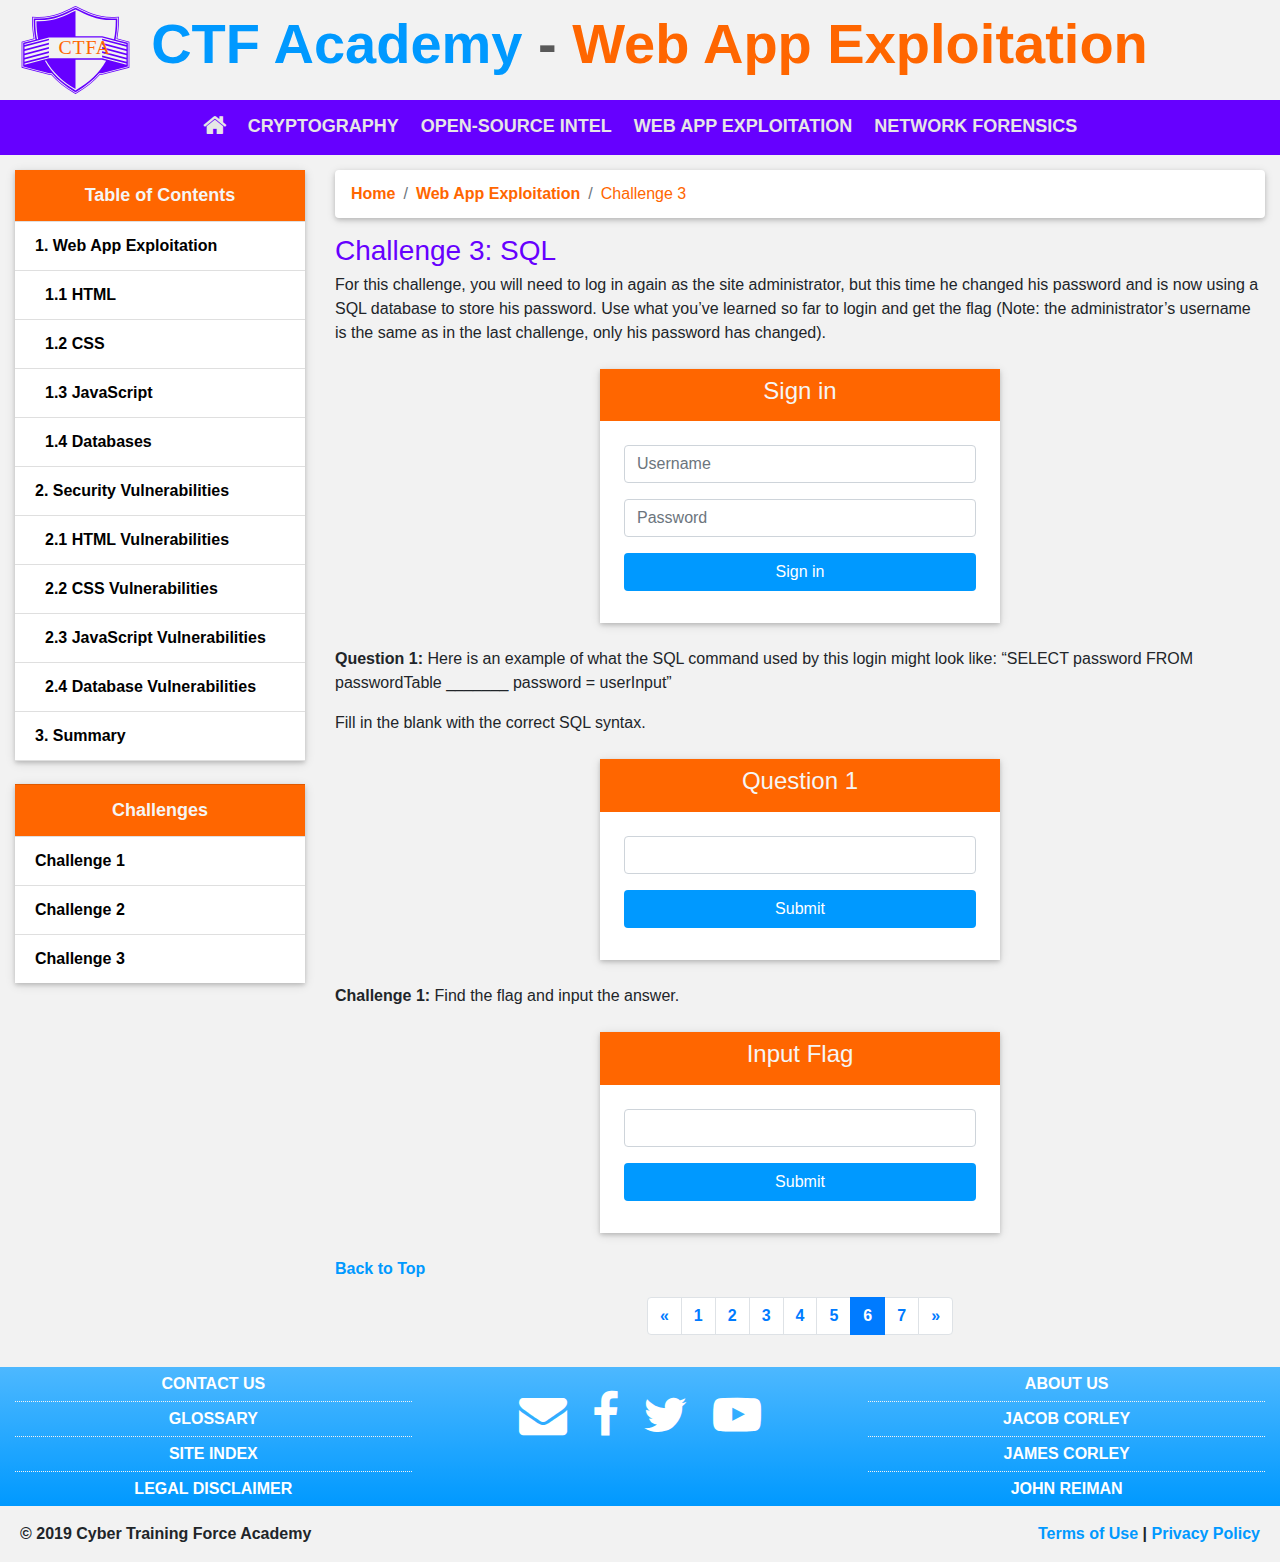
<file: ctfa/web/challenge3/index.htm>
<!DOCTYPE html>
<html  lang="en">
	<head>
		<meta charset="utf-8" />
		<meta name="viewport" content="width=device-width, initial-scale=1">
			<title>CTF Academy : Challenge 3</title>
			<meta name="description" content="">
			
			<meta name="author" content="CTF Academy">			
			<link href="../../_src/bootstrap/css/bootstrap.min.css" rel="stylesheet">	
				<!--[if lt IE 9]>
				<script src="http://cdnjs.cloudflare.com/ajax/libs/html5shiv/3.7.3/html5shiv.min.js"></script>
				<![endif]-->
				<link rel="stylesheet" href="../../_src/font-awesome-4.7.0/css/font-awesome.min.css" />				
				<script src="../../_src/jquery-3.4.1.min.js"></script>
				<script src="../../_src/popper.min.js"></script>				
				<script src="../../_src/bootstrap/js/bootstrap.min.js"></script>		
				<link href="../../style.css" rel="stylesheet" />				
				<script src="../../_src/jquery.md5.min.js"></script>
				<script src="../../_src/hashCheck.js"></script>
				<script src="flagValidate.js"></script>

				<link rel="icon" href="../../_src/Logo.ico" />				
				</head>				
				
				<body>
				
								
				
				<!-- Header -->
				<header id="top">					
					<div class="container-fluid ctfaLogo">
				<div class="row">				
					<div class="col-md-12">
						<div class="myLogo ">						
						<a href="../../index.htm">						
						<img src="../../_src/Logo.svg" alt="CTFA Logo">											
						</a>
						</div>						
						<div class="floatText">						
						<h2 class="display-4">						
						<span class = "mainblue">						
						<a href="../../index.htm">						
						CTF Academy
						</a>						
						</span>						
						<br class="break">						
						<span class = "headerDash">
						- 
						</span>						
						<span class = "mainorange"> 
						<a href="../index.htm">
						Web App Exploitation
						</a>
						</span>						
						</h2>
						</div>						
						</div>
						</div>						
					  </div>					
				</header>
				
<!-- Navigation -->
<nav class="navbar navbar-expand-md navbar-dark"  id="myNav">
  <button class="navbar-toggler" type="button" data-toggle="collapse" data-target="#navbarNavAltMarkup" aria-controls="navbarNavAltMarkup" aria-expanded="false" aria-label="Toggle navigation">
    <span class="navbar-toggler-icon"></span>
  </button>
  <div class="collapse navbar-collapse justify-content-md-center" id="navbarNavAltMarkup">
    <div class="navbar-nav">
		<ul class="nav navbar-nav">
			<li class="nav-item">
				<a class="nav-link" href="../../index.htm"><i class="fa fa-home homepageSize" aria-hidden="true"></i></a>
			</li>
			
			<li class="nav-item">
				<a class="nav-link" href="../../crypto/index.htm">Cryptography</a>
			</li>
			
			<li class="nav-item">
				<a class="nav-link" href="../../osint/index.htm">Open-Source Intel</a>
			</li>
			
			<li class="nav-item">
				<a class="nav-link" href="../../web/index.htm">Web App Exploitation</a>
			</li>

			<li class="nav-item">
				<a class="nav-link" href="../../network/index.htm">Network Forensics</a>
			</li>								
		</ul>
    </div>
  </div>
</nav>

							
<!-- Main container -->
<div class="container-fluid" >

<div id="myBody">
  <div class="row">						

<!-- Column Navigation -->
<div class="col-md-3 order-2 order-md-1" >

<div class="list-group-flush myLightBox mb-4">
  <div class="list-group-item contents" >Table of Contents</div>
    <a href="../index.htm#WebAppExploitation" class="list-group-item list-group-item-action">1. Web App Exploitation</a>

  <a href="../index.htm#html" class="list-group-item list-group-item-action lvl2">1.1 HTML</a>
  <a href="../index.htm#css" class="list-group-item list-group-item-action lvl2">1.2 CSS</a>

    <a href="../index.htm#javascript" class="list-group-item list-group-item-action lvl2">1.3 JavaScript</a>
	
  <a href="../index.htm#database" class="list-group-item list-group-item-action lvl2">1.4 Databases</a>
  
  <a href="../index.htm#SecurityVulnerabilities" class="list-group-item list-group-item-action">2. Security Vulnerabilities</a>
  
    <a href="../index.htm#HTMLVulnerabilities" class="list-group-item list-group-item-action lvl2">2.1 HTML Vulnerabilities</a>
  <a href="../index.htm#CSSVulnerabilities" class="list-group-item list-group-item-action lvl2">2.2 CSS Vulnerabilities</a>
  <a href="../index.htm#JavaScriptVulnerabilities" class="list-group-item list-group-item-action lvl2">2.3 JavaScript Vulnerabilities</a>
    <a href="../index.htm#DatabaseVulnerabilities" class="list-group-item list-group-item-action lvl2">2.4 Database Vulnerabilities</a>
  <a href="../index.htm#Summary" class="list-group-item list-group-item-action">3. Summary</a>
  

</div>




<div class="list-group-flush myLightBox mb-3">

  <div class="list-group-item contents" >Challenges</div>
  <a href="../challenge1/index.htm" class="list-group-item list-group-item-action">Challenge 1</a>
  <a href="../challenge2/index.htm" class="list-group-item list-group-item-action">Challenge 2</a>
  <a href="index.htm" class="list-group-item list-group-item-action">Challenge 3</a>

</div>

</div>

<!-- End column -->						


<!-- Main content -->
		<div class="col-md-9 order-1 order-md-2" >
				<div id="main">
				
				<ol class="breadcrumb">
				  <li class="breadcrumb-item"><a href="../../index.htm">Home</a></li>
				  <li class="breadcrumb-item"><a href="../index.htm">Web App Exploitation</a></li>
				  <li class="breadcrumb-item active">Challenge 3</li>
				</ol>				


<noscript>
				Please enable JavaScript on your web browser. For a tutorial, <a href="../../other/enable_javascript.htm">click here</a>.				
				</noscript>

<!-- Challenge Content Starts here -->
<h3>Challenge 3: SQL</h3>

<p>
For this challenge, you will need to log in again as the site administrator, but this time he changed his password and is now using a SQL database to store his password. Use what you’ve learned so far to login and get the flag (Note: the administrator’s username is the same as in the last challenge, only his password has changed).
</p>

<!-- Sign in form -->
<div class = "mySignInBox myLightBox my-4">

<form class="text-center">
<div class = "mySignIn p-2">
	
    <p class="h4">Sign in</p>
	
</div>
	
<div class = "mySignInFields p-4">

<div class="mb-3"> 
    <input type="text" id="username" class="form-control mb-3" placeholder="Username" required>
	
    <input type="password" id="password" class="form-control mb-1" placeholder="Password" required>
	
	<span id="loginFeedback"></span>
</div>
    <button onclick="buttonFunction()" class="btn btn-mybutton btn-block mb-2" id = "signin" type="button">Sign in</button>
</div>
</form>
</div>

<!-- Challenge Content Ends here -->

<div id="flagDiv">

	<span id="successFlag"></span>

</div>


<p>
<b>Question 1:</b> Here is an example of what the SQL command used by this login might look like: “SELECT password FROM passwordTable _______ password = userInput”
</p>
<p>
Fill in the blank with the correct SQL syntax.
</p>



<!-- Q1 input form -->
<div class = "mySignInBox myLightBox my-4">
<form class="text-center" novalidate>
<div class = "mySignIn p-2">
    <p class="h4">Question 1</p>	
</div>	
<div class = "mySignInFields p-4">	
	<div class="mb-3">    
    <input type="text" id="flag1" class="form-control">	
	<span id="flagFeedback1"></span>
	</div>
	
    <!-- Submit button -->
    <button onclick="q1()" class="btn btn-mybutton btn-block mb-2" id = "submit1" type="button">Submit</button>

    </div>
</form>
</div>
<!-- Flag form End -->

<p>
<b>Challenge 1:</b> Find the flag and input the answer.
</p>

<!-- Flag input form -->
<div class = "mySignInBox myLightBox my-4">
<form class="text-center" novalidate>
<div class = "mySignIn p-2">
    <p class="h4">Input Flag</p>	
</div>	
<div class = "mySignInFields p-4">	
	<div class="mb-3">    
    <input type="text" id="flag" class="form-control">	
	<span id="flagFeedback"></span>
	</div>
	
    <!-- Submit button -->
    <button onclick="myFlag()" class="btn btn-mybutton btn-block mb-2" id = "submit" type="button">Submit</button>

    </div>
</form>
</div>
<!-- Flag form End -->


			
			<div id="backToTop" class="my-3">
<a href="#top">Back to Top</a>
<!-- Takes user to top of home page -->								
</div>

<ul class="pagination justify-content-center">
  <li class="page-item">
      <a class="page-link disabled" href="../challenge2/answer.htm" aria-label="Previous">
        <span aria-hidden="true">&laquo;</span>
        <span class="sr-only">Previous</span>
      </a>
    </li>
	
  <li class="page-item "><a class="page-link" href="../index.htm">1</a></li>
  <li class="page-item "><a class="page-link" href="index.htm">2</a></li>
  <li class="page-item"><a class="page-link" href="answer.htm">3</a></li>
  <li class="page-item"><a class="page-link" href="../challenge2/index.htm">4</a></li>
  <li class="page-item"><a class="page-link" href="../challenge2/answer.htm">5</a></li>
  <li class="page-item active"><a class="page-link" href="../challenge3/index.htm">6</a></li>
  <li class="page-item"><a class="page-link" href="../challenge3/answer.htm">7</a></li>
    
   <li class="page-item">
      <a class="page-link" href="answer.htm" aria-label="Next">
        <span aria-hidden="true">&raquo;</span>
        <span class="sr-only">Next</span>
      </a>
    </li>
</ul>

</div>
<!-- Main End --> </div>
</div>
</div>
</div>
<!-- Main Cotainer End --> 
				
<!-- Footer -->
<footer class="mt-3">
    
    <div class="container-fluid">
      <div class="row threeColumns mt-2">
	  
	  <!-- Footer Column 1 -->
	<div class="col-md-4 order-2 order-md-1 leftInfo">	
	<div class="infoLinks">
		<a href="../../other/contact_us.htm" class="">Contact Us</a>
		<a href="../../other/glossary.htm" class="">Glossary</a>
		<a href="../../other/site_index.htm" class="">Site Index</a>	
		<a href="../../other/legal_disclaimer.htm" class="">Legal Disclaimer</a>
	</div>
	</div>
  <!-- Footer Column 2 -->
      <div class="col-md-4 py-4 order-1 order-md-2">
        <div class="flex-center socialButtons">
          <!-- Email -->		  
		  <a href="mailto:cybertrainingforceacademy@gmail.com" target="_blank">		  
		  <i class="fa fa-envelope fa-3x" aria-hidden="true"></i>
		  </a>		  
		<!-- Facebook -->
			<a href="https://www.facebook.com/CTF-Academy-2271850929563454" target="_blank">
		  <i class="fa fa-facebook fa-3x" aria-hidden="true"></i>
		  </a>
          <!-- Twitter -->
          <a href="https://twitter.com/CTFAcademy" target="_blank">
            <i class="fa fa-twitter fa-3x" aria-hidden="true"></i>
          </a>
		  <!-- YouTube-->
          <a href="https://www.youtube.com/channel/UC2YnTDWba8lqC-x77h8id8w" target="_blank">
            <i class="fa fa-youtube-play fa-3x" aria-hidden="true"></i>
          </a>         
        </div>
      </div>
	  
	  <!-- Footer Column 3 -->
	  <div class="col-md-4 order-3 order-md-3 rightInfo">
	<div class="infoLinks">
<a href="../../other/about_us.htm" >About Us</a> 
  <a href="../../other/about_us.htm#jacob">Jacob Corley</a>   
	<a href="../../other/about_us.htm#james">James Corley</a> 
	<a href="../../other/about_us.htm#john">John Reiman</a> 
	</div>	
	</div>	
	</div>	  
</div>
 
    <!-- Footer Links -->
    <div class="footer-copyright py-3">
		&#169; 2019 Cyber Training Force Academy 		
		<span class = "termsPolicy">
		<a href="../../other/terms-of-use.htm">Terms of Use</a> 		
		|
		<a href="../../other/privacy-policy.htm">Privacy Policy</a>		
		</span>
    </div>
  </footer>
  <!-- Footer End -->
</body>
</html>
</file>
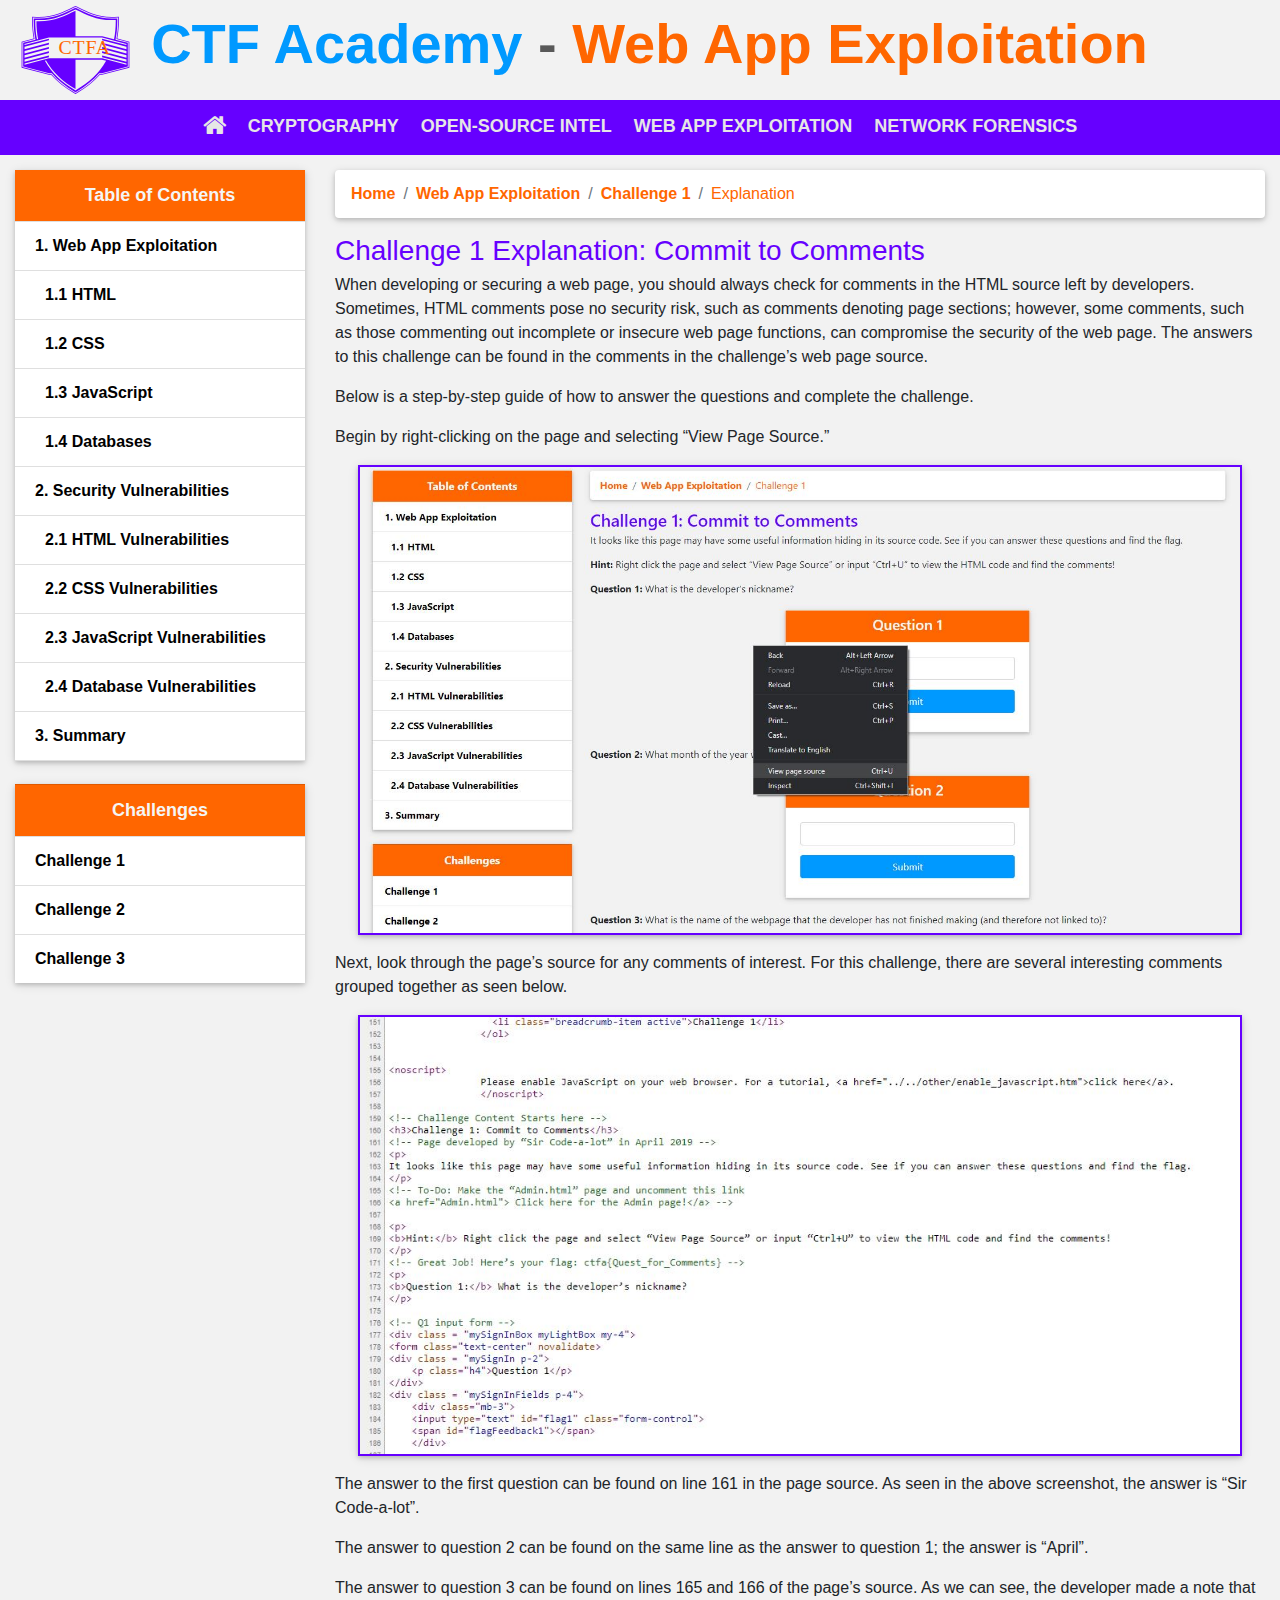
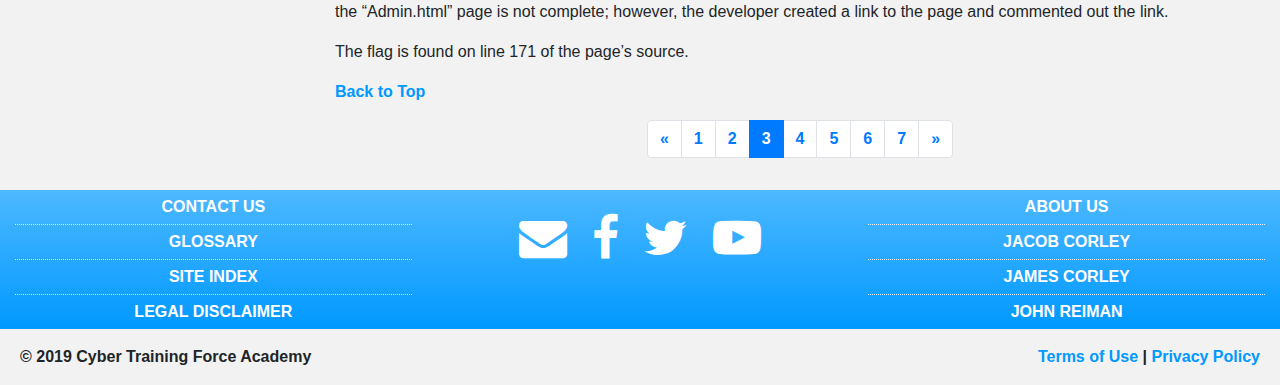
<file: ctfa/web/challenge1/answer.htm>
<!DOCTYPE html>
<html  lang="en">
	<head>
		<meta charset="utf-8" />
		<meta name="viewport" content="width=device-width, initial-scale=1">
			<title>CTF Academy : Challenge 1 Explanation</title>
			<meta name="description" content="Web App Exploitation Challenge 1 Explanation">
			
			<meta name="author" content="CTF Academy">			
			<link href="../../_src/bootstrap/css/bootstrap.min.css" rel="stylesheet">	
				<!--[if lt IE 9]>
				<script src="http://cdnjs.cloudflare.com/ajax/libs/html5shiv/3.7.3/html5shiv.min.js"></script>
				<![endif]-->
				<link rel="stylesheet" href="../../_src/font-awesome-4.7.0/css/font-awesome.min.css" />				
				<script src="../../_src/jquery-3.4.1.min.js"></script>
				<script src="../../_src/popper.min.js"></script>				
				<script src="../../_src/bootstrap/js/bootstrap.min.js"></script>		
				<link href="../../style.css" rel="stylesheet" />				
				<script src="../../_src/jquery.md5.min.js"></script>
				<script src="../../_src/hashCheck.js"></script>
				<script src="flagValidate.js"></script>

<link rel="icon" href="../../_src/Logo.ico" />				
				</head>				
				
				<body>
				
								
				
				<!-- Header -->
				<header id="top">					
					<div class="container-fluid ctfaLogo">
				<div class="row">				
					<div class="col-md-12">
						<div class="myLogo ">						
						<a href="../../index.htm">						
						<img src="../../_src/Logo.svg" alt="CTFA Logo">											
						</a>
						</div>						
						<div class="floatText">						
						<h2 class="display-4">						
						<span class = "mainblue">						
						<a href="../../index.htm">						
						CTF Academy
						</a>						
						</span>						
						<br class="break">						
						<span class = "headerDash">
						- 
						</span>						
						<span class = "mainorange"> 
						<a href="../index.htm">
						Web App Exploitation
						</a>
						</span>						
						</h2>
						</div>						
						</div>
						</div>						
					  </div>					
				</header>
				
<!-- Navigation -->
<nav class="navbar navbar-expand-md navbar-dark"  id="myNav">
  <button class="navbar-toggler" type="button" data-toggle="collapse" data-target="#navbarNavAltMarkup" aria-controls="navbarNavAltMarkup" aria-expanded="false" aria-label="Toggle navigation">
    <span class="navbar-toggler-icon"></span>
  </button>
  <div class="collapse navbar-collapse justify-content-md-center" id="navbarNavAltMarkup">
    <div class="navbar-nav">
		<ul class="nav navbar-nav">
			<li class="nav-item">
				<a class="nav-link" href="../../index.htm"><i class="fa fa-home homepageSize" aria-hidden="true"></i></a>
			</li>
			
			<li class="nav-item">
				<a class="nav-link" href="../../crypto/index.htm">Cryptography</a>
			</li>
			
			<li class="nav-item">
				<a class="nav-link" href="../../osint/index.htm">Open-Source Intel</a>
			</li>
			
			<li class="nav-item">
				<a class="nav-link" href="../../web/index.htm">Web App Exploitation</a>
			</li>

			<li class="nav-item">
				<a class="nav-link" href="../../network/index.htm">Network Forensics</a>
			</li>								
		</ul>
    </div>
  </div>
</nav>

							
<!-- Main container -->
<div class="container-fluid" >

<div id="myBody">
  <div class="row">						

<!-- Column Navigation -->
<div class="col-md-3 order-2 order-md-1" >

<div class="list-group-flush myLightBox mb-4">
  <div class="list-group-item contents" >Table of Contents</div>
    <a href="../index.htm#WebAppExploitation" class="list-group-item list-group-item-action">1. Web App Exploitation</a>

  <a href="../index.htm#html" class="list-group-item list-group-item-action lvl2">1.1 HTML</a>
  <a href="../index.htm#css" class="list-group-item list-group-item-action lvl2">1.2 CSS</a>

    <a href="../index.htm#javascript" class="list-group-item list-group-item-action lvl2">1.3 JavaScript</a>
	
  <a href="../index.htm#database" class="list-group-item list-group-item-action lvl2">1.4 Databases</a>
  
  <a href="../index.htm#SecurityVulnerabilities" class="list-group-item list-group-item-action">2. Security Vulnerabilities</a>
  
    <a href="../index.htm#HTMLVulnerabilities" class="list-group-item list-group-item-action lvl2">2.1 HTML Vulnerabilities</a>
  <a href="../index.htm#CSSVulnerabilities" class="list-group-item list-group-item-action lvl2">2.2 CSS Vulnerabilities</a>
  <a href="../index.htm#JavaScriptVulnerabilities" class="list-group-item list-group-item-action lvl2">2.3 JavaScript Vulnerabilities</a>
    <a href="../index.htm#DatabaseVulnerabilities" class="list-group-item list-group-item-action lvl2">2.4 Database Vulnerabilities</a>
  <a href="../index.htm#Summary" class="list-group-item list-group-item-action">3. Summary</a>
  

</div>




<div class="list-group-flush myLightBox mb-3">

  <div class="list-group-item contents" >Challenges</div>
  <a href="index.htm" class="list-group-item list-group-item-action">Challenge 1</a>
  <a href="../challenge2/index.htm" class="list-group-item list-group-item-action">Challenge 2</a>
  <a href="../challenge3/index.htm" class="list-group-item list-group-item-action">Challenge 3</a>

</div>

</div>

<!-- End column -->						


<!-- Main content -->
		<div class="col-md-9 order-1 order-md-2" >
				<div id="main">
				
				<ol class="breadcrumb">
				  <li class="breadcrumb-item"><a href="../../index.htm">Home</a></li>
				  <li class="breadcrumb-item"><a href="../index.htm">Web App Exploitation</a></li>
				  <li class="breadcrumb-item"><a href="index.htm">Challenge 1</a></li>
				  <li class="breadcrumb-item active">Explanation</li>
				</ol>				


<noscript>
				Please enable JavaScript on your web browser. For a tutorial, <a href="../../other/enable_javascript.htm">click here</a>.				
				</noscript>

<!-- Challenge Content Starts here -->
<h3>Challenge 1 Explanation: Commit to Comments</h3>

<p>
When developing or securing a web page, you should always check for comments in the HTML source left by developers. Sometimes, HTML comments pose no security risk, such as comments denoting page sections; however, some comments, such as those commenting out incomplete or insecure web page functions, can compromise the security of the web page. The answers to this challenge can be found in the comments in the challenge’s web page source.
</p>

<p>
Below is a step-by-step guide of how to answer the questions and complete the challenge.
</p>

<p>
Begin by right-clicking on the page and selecting “View Page Source.”
</p>

<div class="screenshot myLightBox my-3">
		<img src="web1.1.JPG" alt="Explanation Screenshot 1">
</div>

<p>
Next, look through the page’s source for any comments of interest. For this challenge, there are several interesting comments grouped together as seen below.
</p>

<div class="screenshot myLightBox my-3">
		<img src="web1.2.JPG" alt="Explanation Screenshot 2">
</div>

<p>
The answer to the first question can be found on line 161 in the page source. As seen in the above screenshot, the answer is “Sir Code-a-lot”.
</p>

<p>
The answer to question 2 can be found on the same line as the answer to question 1; the answer is “April”.
</p>

<p>
The answer to question 3 can be found on lines 165 and 166 of the page’s source. As we can see, the developer made a note that the “Admin.html” page is not complete; however, the developer created a link to the page and commented out the link. 
</p>

<p>
The flag is found on line 171 of the page’s source.
</p>


			
			<div id="backToTop" class="my-3">
<a href="#top">Back to Top</a>
<!-- Takes user to top of home page -->								
</div>

<ul class="pagination justify-content-center">
  <li class="page-item">
      <a class="page-link disabled" href="index.htm" aria-label="Previous">
        <span aria-hidden="true">&laquo;</span>
        <span class="sr-only">Previous</span>
      </a>
    </li>
	
  <li class="page-item "><a class="page-link" href="../index.htm">1</a></li>
  <li class="page-item "><a class="page-link" href="index.htm">2</a></li>
  <li class="page-item active"><a class="page-link" href="answer.htm">3</a></li>
  <li class="page-item"><a class="page-link" href="../challenge2/index.htm">4</a></li>
  <li class="page-item"><a class="page-link" href="../challenge2/answer.htm">5</a></li>
  <li class="page-item"><a class="page-link" href="../challenge3/index.htm">6</a></li>
  <li class="page-item"><a class="page-link" href="../challenge3/answer.htm">7</a></li>
    
   <li class="page-item">
      <a class="page-link" href="../challenge2/index.htm" aria-label="Next">
        <span aria-hidden="true">&raquo;</span>
        <span class="sr-only">Next</span>
      </a>
    </li>
</ul>

</div>
<!-- Main End --> </div>
</div>
</div>
</div>
<!-- Main Cotainer End --> 
				
<!-- Footer -->
<footer class="mt-3">
    
    <div class="container-fluid">
      <div class="row threeColumns mt-2">
	  
	  <!-- Footer Column 1 -->
	<div class="col-md-4 order-2 order-md-1 leftInfo">	
	<div class="infoLinks">
		<a href="../../other/contact_us.htm" class="">Contact Us</a>
		<a href="../../other/glossary.htm" class="">Glossary</a>
		<a href="../../other/site_index.htm" class="">Site Index</a>	
		<a href="../../other/legal_disclaimer.htm" class="">Legal Disclaimer</a>
	</div>
	</div>
  <!-- Footer Column 2 -->
      <div class="col-md-4 py-4 order-1 order-md-2">
        <div class="flex-center socialButtons">
          <!-- Email -->		  
		  <a href="mailto:cybertrainingforceacademy@gmail.com" target="_blank">		  
		  <i class="fa fa-envelope fa-3x" aria-hidden="true"></i>
		  </a>		  
		<!-- Facebook -->
			<a href="https://www.facebook.com/CTF-Academy-2271850929563454" target="_blank">
		  <i class="fa fa-facebook fa-3x" aria-hidden="true"></i>
		  </a>
          <!-- Twitter -->
          <a href="https://twitter.com/CTFAcademy" target="_blank">
            <i class="fa fa-twitter fa-3x" aria-hidden="true"></i>
          </a>
		  <!-- YouTube-->
          <a href="https://www.youtube.com/channel/UC2YnTDWba8lqC-x77h8id8w" target="_blank">
            <i class="fa fa-youtube-play fa-3x" aria-hidden="true"></i>
          </a>         
        </div>
      </div>
	  
	  <!-- Footer Column 3 -->
	  <div class="col-md-4 order-3 order-md-3 rightInfo">
	<div class="infoLinks">
<a href="../../other/about_us.htm" >About Us</a> 
  <a href="../../other/about_us.htm#jacob">Jacob Corley</a>   
	<a href="../../other/about_us.htm#james">James Corley</a> 
	<a href="../../other/about_us.htm#john">John Reiman</a> 
	</div>	
	</div>	
	</div>	  
</div>
 
    <!-- Footer Links -->
    <div class="footer-copyright py-3">
		&#169; 2019 Cyber Training Force Academy 		
		<span class = "termsPolicy">
		<a href="../../other/terms-of-use.htm">Terms of Use</a> 		
		|
		<a href="../../other/privacy-policy.htm">Privacy Policy</a>		
		</span>
    </div>
  </footer>
  <!-- Footer End -->
</body>
</html>
</file>
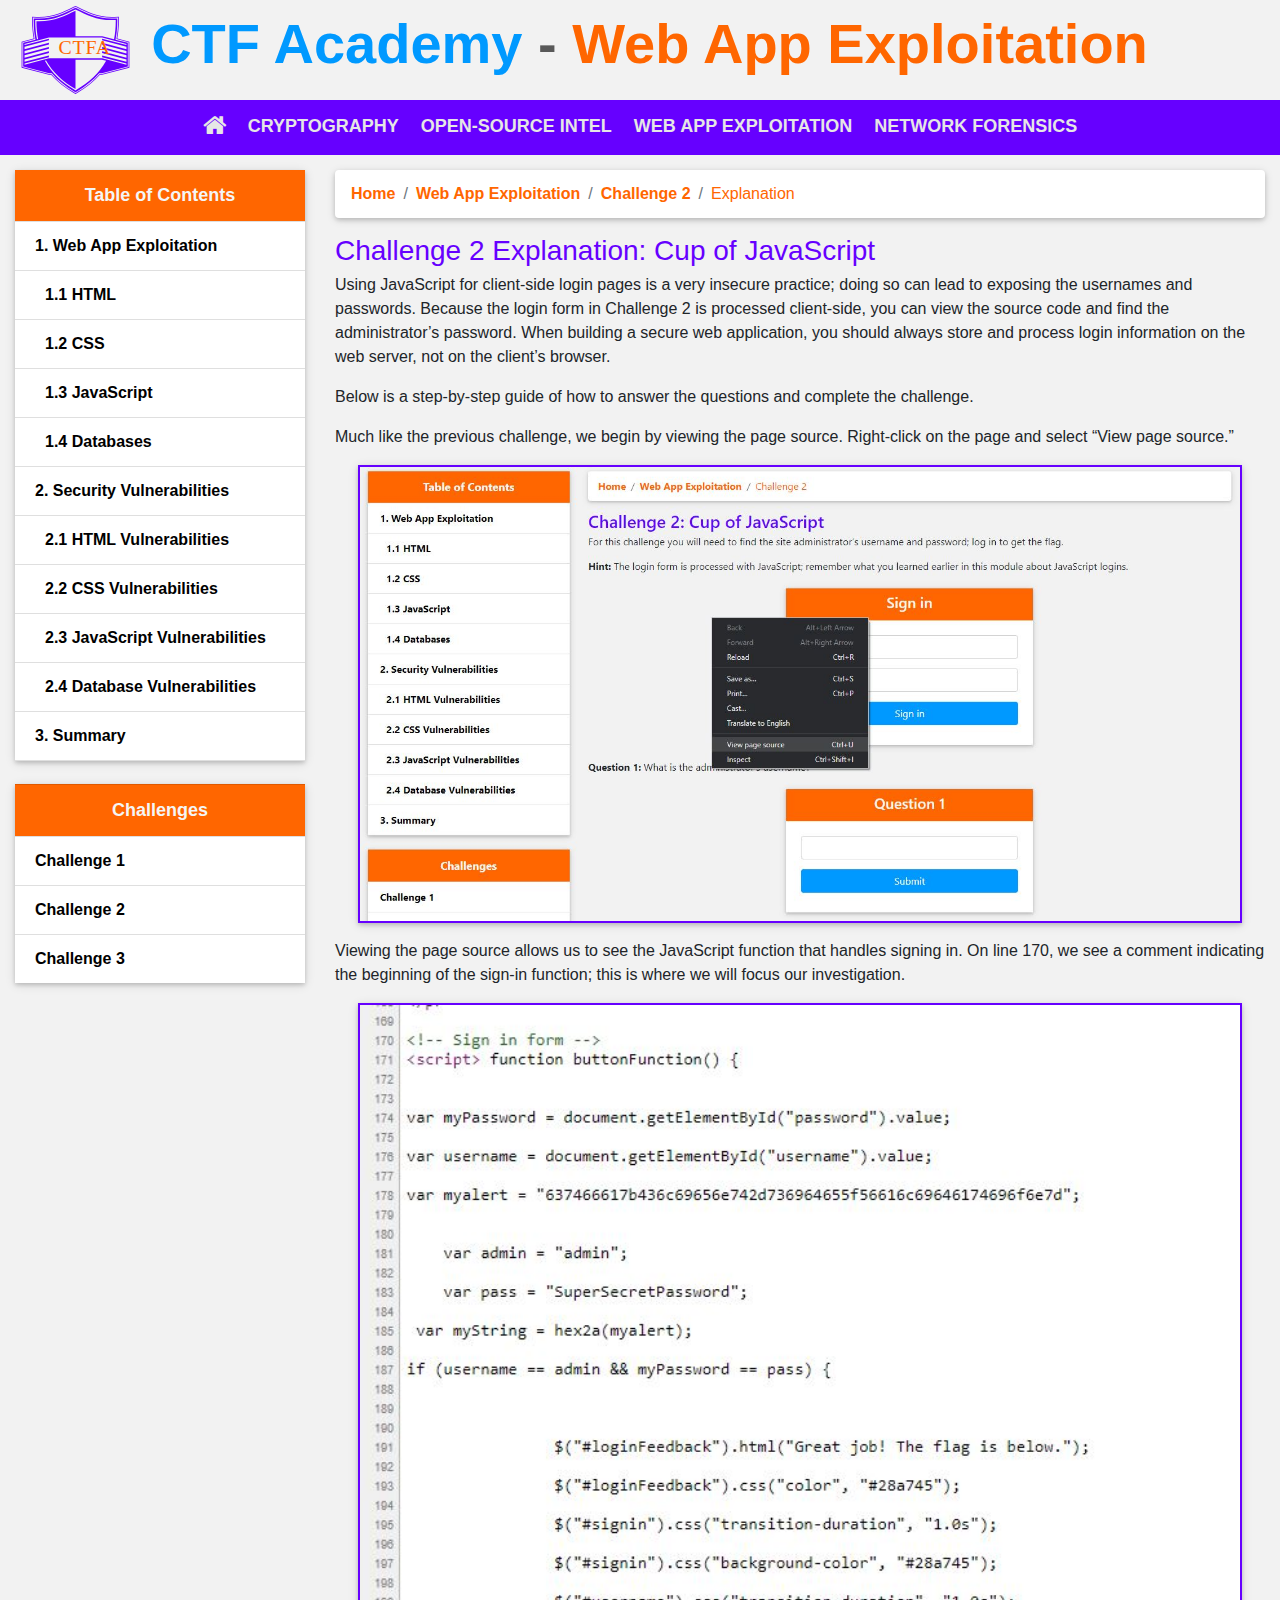
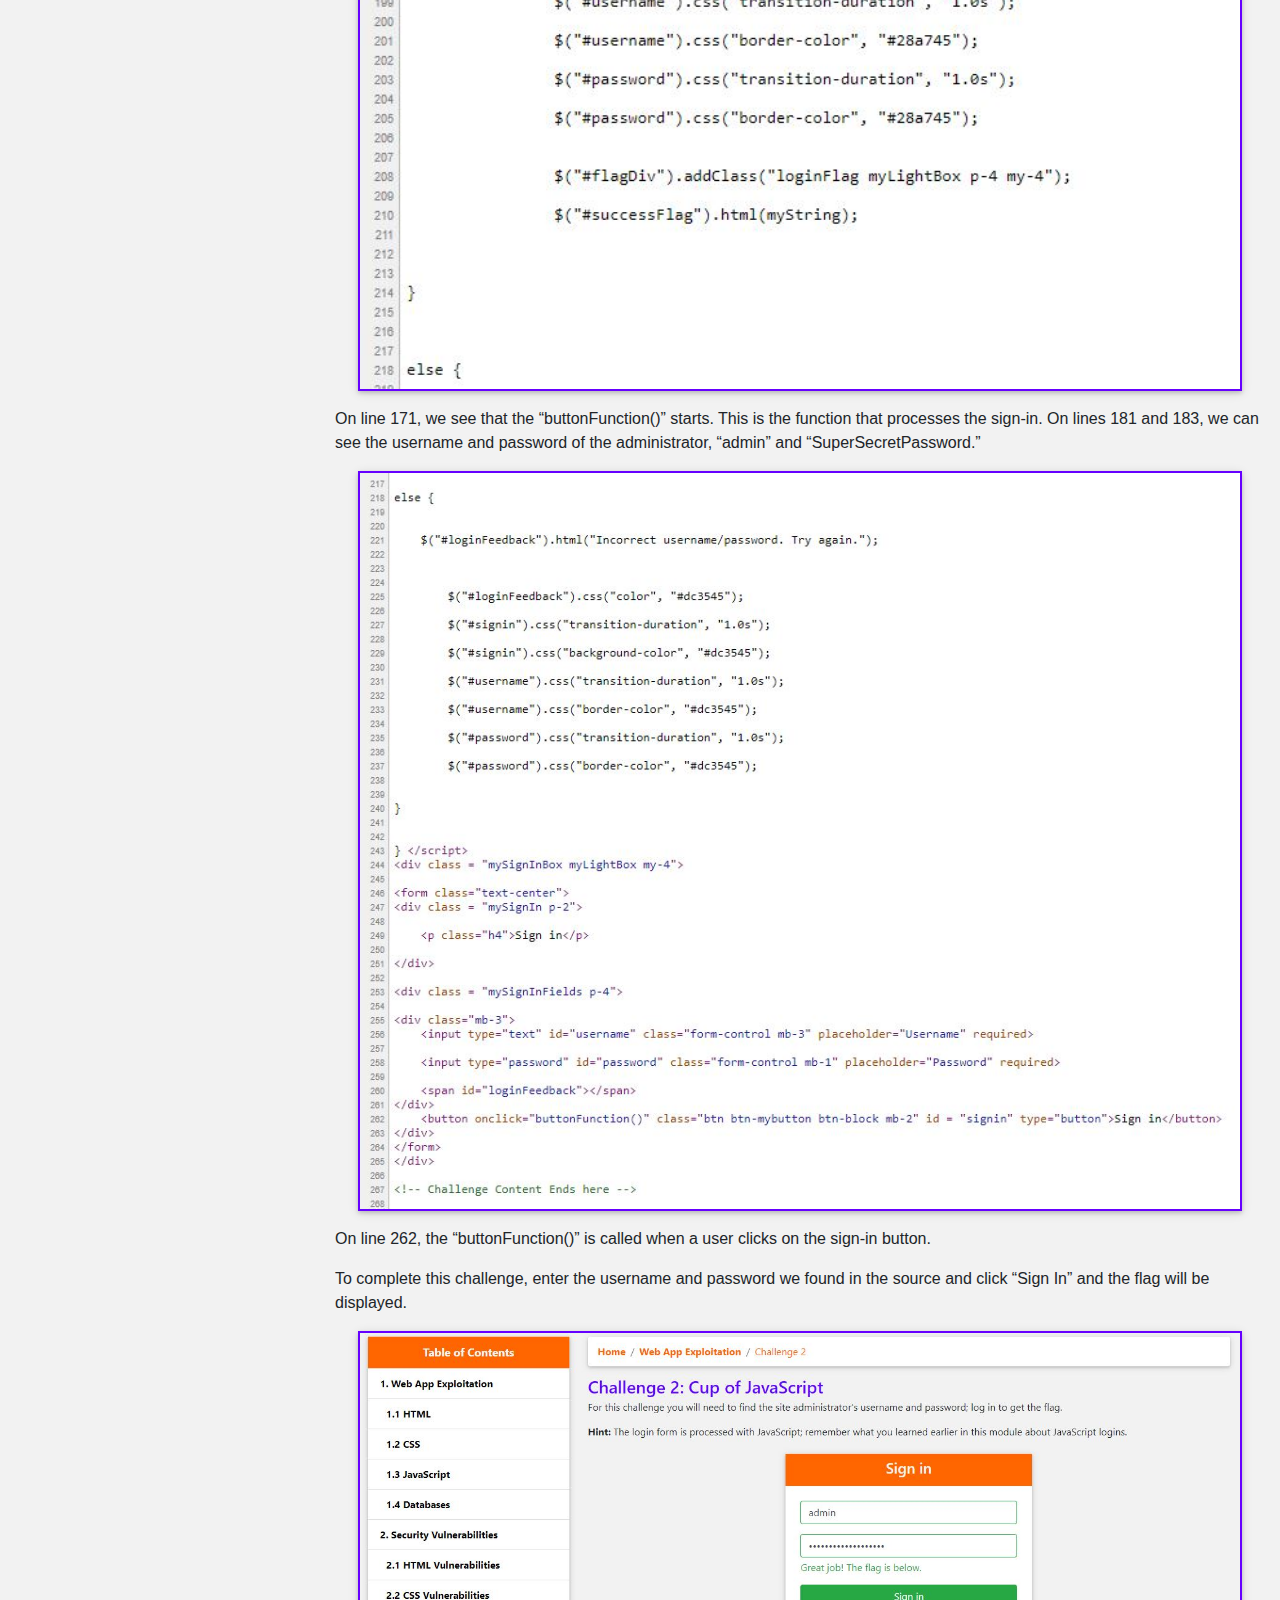
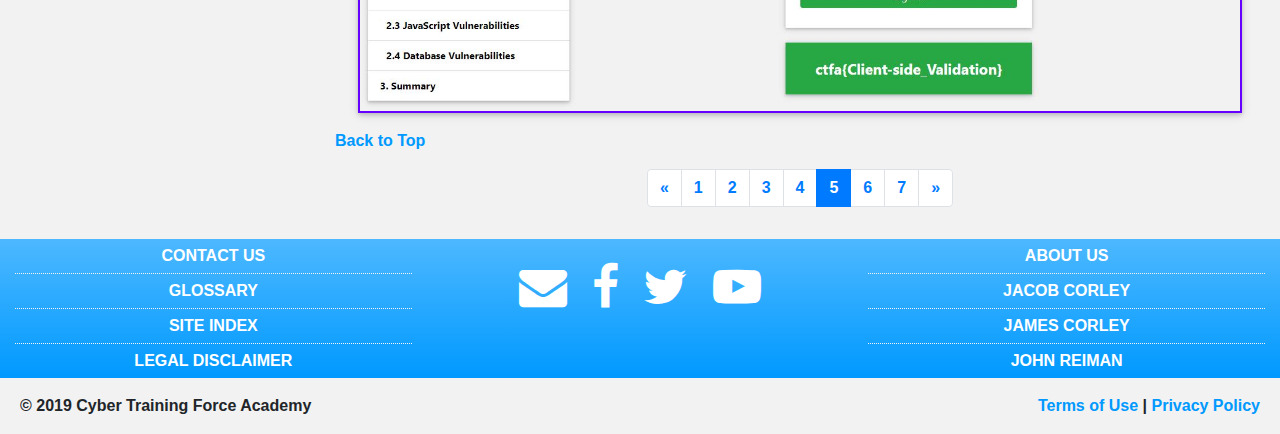
<file: ctfa/web/challenge2/answer.htm>
<!DOCTYPE html>
<html  lang="en">
	<head>
		<meta charset="utf-8" />
		<meta name="viewport" content="width=device-width, initial-scale=1">
			<title>CTF Academy : Challenge 2 Explanation</title>
			<meta name="description" content="Web App Exploitation Challenge 2 Explanation">
			
			<meta name="author" content="CTF Academy">			
			<link href="../../_src/bootstrap/css/bootstrap.min.css" rel="stylesheet">	
				<!--[if lt IE 9]>
				<script src="http://cdnjs.cloudflare.com/ajax/libs/html5shiv/3.7.3/html5shiv.min.js"></script>
				<![endif]-->
				<link rel="stylesheet" href="../../_src/font-awesome-4.7.0/css/font-awesome.min.css" />				
				<script src="../../_src/jquery-3.4.1.min.js"></script>
				<script src="../../_src/popper.min.js"></script>				
				<script src="../../_src/bootstrap/js/bootstrap.min.js"></script>		
				<link href="../../style.css" rel="stylesheet" />				
				<script src="../../_src/jquery.md5.min.js"></script>
				<script src="../../_src/hashCheck.js"></script>
				<script src="flagValidate.js"></script>

<link rel="icon" href="../../_src/Logo.ico" />				
				</head>				
				
				<body>
				
								
				
				<!-- Header -->
				<header id="top">					
					<div class="container-fluid ctfaLogo">
				<div class="row">				
					<div class="col-md-12">
						<div class="myLogo ">						
						<a href="../../index.htm">						
						<img src="../../_src/Logo.svg" alt="CTFA Logo">											
						</a>
						</div>						
						<div class="floatText">						
						<h2 class="display-4">						
						<span class = "mainblue">						
						<a href="../../index.htm">						
						CTF Academy
						</a>						
						</span>						
						<br class="break">						
						<span class = "headerDash">
						- 
						</span>						
						<span class = "mainorange"> 
						<a href="../index.htm">
						Web App Exploitation
						</a>
						</span>						
						</h2>
						</div>						
						</div>
						</div>						
					  </div>					
				</header>
				
<!-- Navigation -->
<nav class="navbar navbar-expand-md navbar-dark"  id="myNav">
  <button class="navbar-toggler" type="button" data-toggle="collapse" data-target="#navbarNavAltMarkup" aria-controls="navbarNavAltMarkup" aria-expanded="false" aria-label="Toggle navigation">
    <span class="navbar-toggler-icon"></span>
  </button>
  <div class="collapse navbar-collapse justify-content-md-center" id="navbarNavAltMarkup">
    <div class="navbar-nav">
		<ul class="nav navbar-nav">
			<li class="nav-item">
				<a class="nav-link" href="../../index.htm"><i class="fa fa-home homepageSize" aria-hidden="true"></i></a>
			</li>
			
			<li class="nav-item">
				<a class="nav-link" href="../../crypto/index.htm">Cryptography</a>
			</li>
			
			<li class="nav-item">
				<a class="nav-link" href="../../osint/index.htm">Open-Source Intel</a>
			</li>
			
			<li class="nav-item">
				<a class="nav-link" href="../../web/index.htm">Web App Exploitation</a>
			</li>

			<li class="nav-item">
				<a class="nav-link" href="../../network/index.htm">Network Forensics</a>
			</li>								
		</ul>
    </div>
  </div>
</nav>

							
<!-- Main container -->
<div class="container-fluid" >

<div id="myBody">
  <div class="row">						

<!-- Column Navigation -->
<div class="col-md-3 order-2 order-md-1" >

<div class="list-group-flush myLightBox mb-4">
  <div class="list-group-item contents" >Table of Contents</div>
    <a href="../index.htm#WebAppExploitation" class="list-group-item list-group-item-action">1. Web App Exploitation</a>

  <a href="../index.htm#html" class="list-group-item list-group-item-action lvl2">1.1 HTML</a>
  <a href="../index.htm#css" class="list-group-item list-group-item-action lvl2">1.2 CSS</a>

    <a href="../index.htm#javascript" class="list-group-item list-group-item-action lvl2">1.3 JavaScript</a>
	
  <a href="../index.htm#database" class="list-group-item list-group-item-action lvl2">1.4 Databases</a>
  
  <a href="../index.htm#SecurityVulnerabilities" class="list-group-item list-group-item-action">2. Security Vulnerabilities</a>
  
    <a href="../index.htm#HTMLVulnerabilities" class="list-group-item list-group-item-action lvl2">2.1 HTML Vulnerabilities</a>
  <a href="../index.htm#CSSVulnerabilities" class="list-group-item list-group-item-action lvl2">2.2 CSS Vulnerabilities</a>
  <a href="../index.htm#JavaScriptVulnerabilities" class="list-group-item list-group-item-action lvl2">2.3 JavaScript Vulnerabilities</a>
    <a href="../index.htm#DatabaseVulnerabilities" class="list-group-item list-group-item-action lvl2">2.4 Database Vulnerabilities</a>
  <a href="../index.htm#Summary" class="list-group-item list-group-item-action">3. Summary</a>
  

</div>




<div class="list-group-flush myLightBox mb-3">

  <div class="list-group-item contents" >Challenges</div>
  <a href="../challenge1/index.htm" class="list-group-item list-group-item-action">Challenge 1</a>
  <a href="index.htm" class="list-group-item list-group-item-action">Challenge 2</a>
  <a href="../challenge3/index.htm" class="list-group-item list-group-item-action">Challenge 3</a>

</div>

</div>

<!-- End column -->						


<!-- Main content -->
		<div class="col-md-9 order-1 order-md-2" >
				<div id="main">
				
				<ol class="breadcrumb">
				  <li class="breadcrumb-item"><a href="../../index.htm">Home</a></li>
				  <li class="breadcrumb-item"><a href="../index.htm">Web App Exploitation</a></li>
				  <li class="breadcrumb-item"><a href="index.htm">Challenge 2</a></li>
				  <li class="breadcrumb-item active">Explanation</li>
				</ol>				


<noscript>
				Please enable JavaScript on your web browser. For a tutorial, <a href="../../other/enable_javascript.htm">click here</a>.				
				</noscript>

<!-- Challenge Content Starts here -->
<h3>Challenge 2 Explanation: Cup of JavaScript</h3>

<p>
Using JavaScript for client-side login pages is a very insecure practice; doing so can lead to exposing the usernames and passwords. Because the login form in Challenge 2 is processed client-side, you can view the source code and find the administrator’s password. When building a secure web application, you should always store and process login information on the web server, not on the client’s browser. 
</p>

<p>
Below is a step-by-step guide of how to answer the questions and complete the challenge.
</p>

<p>
Much like the previous challenge, we begin by viewing the page source. Right-click on the page and select “View page source.”
</p>

<div class="screenshot myLightBox my-3">
		<img src="web2.1.JPG" alt="Explanation Screenshot 1">
</div>

<p>
Viewing the page source allows us to see the JavaScript function that handles signing in. On line 170, we see a comment indicating the beginning of the sign-in function; this is where we will focus our investigation. 
</p>

<div class="screenshot myLightBox my-3">
		<img src="web2.2.JPG" alt="Explanation Screenshot 2">
</div>

<p>
On line 171, we see that the “buttonFunction()” starts. This is the function that processes the sign-in. On lines 181 and 183, we can see the username and password of the administrator, “admin” and “SuperSecretPassword.”
</p>

<div class="screenshot myLightBox my-3">
		<img src="web2.3.JPG" alt="Explanation Screenshot 3">
</div>

<p>
On line 262, the “buttonFunction()” is called when a user clicks on the sign-in button. 
</p>

<p>
To complete this challenge, enter the username and password we found in the source and click “Sign In” and the flag will be displayed.
</p>

<div class="screenshot myLightBox my-3">
		<img src="web2.4.JPG" alt="Explanation Screenshot 3">
</div>


			
			<div id="backToTop" class="my-3">
<a href="#top">Back to Top</a>
<!-- Takes user to top of home page -->								
</div>

<ul class="pagination justify-content-center">
  <li class="page-item">
      <a class="page-link disabled" href="index.htm" aria-label="Previous">
        <span aria-hidden="true">&laquo;</span>
        <span class="sr-only">Previous</span>
      </a>
    </li>
	
  <li class="page-item "><a class="page-link" href="../index.htm">1</a></li>
  <li class="page-item "><a class="page-link" href="../challenge1/index.htm">2</a></li>
  <li class="page-item "><a class="page-link" href="../challenge1/answer.htm">3</a></li>
  <li class="page-item"><a class="page-link" href="index.htm">4</a></li>
  <li class="page-item active"><a class="page-link" href="answer.htm">5</a></li>
  <li class="page-item"><a class="page-link" href="../challenge3/index.htm">6</a></li>
  <li class="page-item"><a class="page-link" href="../challenge3/answer.htm">7</a></li>
    
   <li class="page-item">
      <a class="page-link" href="../challenge3/index.htm" aria-label="Next">
        <span aria-hidden="true">&raquo;</span>
        <span class="sr-only">Next</span>
      </a>
    </li>
</ul>

</div>
<!-- Main End --> </div>
</div>
</div>
</div>
<!-- Main Cotainer End --> 
				
<!-- Footer -->
<footer class="mt-3">
    
    <div class="container-fluid">
      <div class="row threeColumns mt-2">
	  
	  <!-- Footer Column 1 -->
	<div class="col-md-4 order-2 order-md-1 leftInfo">	
	<div class="infoLinks">
		<a href="../../other/contact_us.htm" class="">Contact Us</a>
		<a href="../../other/glossary.htm" class="">Glossary</a>
		<a href="../../other/site_index.htm" class="">Site Index</a>	
		<a href="../../other/legal_disclaimer.htm" class="">Legal Disclaimer</a>
	</div>
	</div>
  <!-- Footer Column 2 -->
      <div class="col-md-4 py-4 order-1 order-md-2">
        <div class="flex-center socialButtons">
          <!-- Email -->		  
		  <a href="mailto:cybertrainingforceacademy@gmail.com" target="_blank">		  
		  <i class="fa fa-envelope fa-3x" aria-hidden="true"></i>
		  </a>		  
		<!-- Facebook -->
			<a href="https://www.facebook.com/CTF-Academy-2271850929563454" target="_blank">
		  <i class="fa fa-facebook fa-3x" aria-hidden="true"></i>
		  </a>
          <!-- Twitter -->
          <a href="https://twitter.com/CTFAcademy" target="_blank">
            <i class="fa fa-twitter fa-3x" aria-hidden="true"></i>
          </a>
		  <!-- YouTube-->
          <a href="https://www.youtube.com/channel/UC2YnTDWba8lqC-x77h8id8w" target="_blank">
            <i class="fa fa-youtube-play fa-3x" aria-hidden="true"></i>
          </a>         
        </div>
      </div>
	  
	  <!-- Footer Column 3 -->
	  <div class="col-md-4 order-3 order-md-3 rightInfo">
	<div class="infoLinks">
<a href="../../other/about_us.htm" >About Us</a> 
  <a href="../../other/about_us.htm#jacob">Jacob Corley</a>   
	<a href="../../other/about_us.htm#james">James Corley</a> 
	<a href="../../other/about_us.htm#john">John Reiman</a> 
	</div>	
	</div>	
	</div>	  
</div>
 
    <!-- Footer Links -->
    <div class="footer-copyright py-3">
		&#169; 2019 Cyber Training Force Academy 		
		<span class = "termsPolicy">
		<a href="../../other/terms-of-use.htm">Terms of Use</a> 		
		|
		<a href="../../other/privacy-policy.htm">Privacy Policy</a>		
		</span>
    </div>
  </footer>
  <!-- Footer End -->
</body>
</html>
</file>
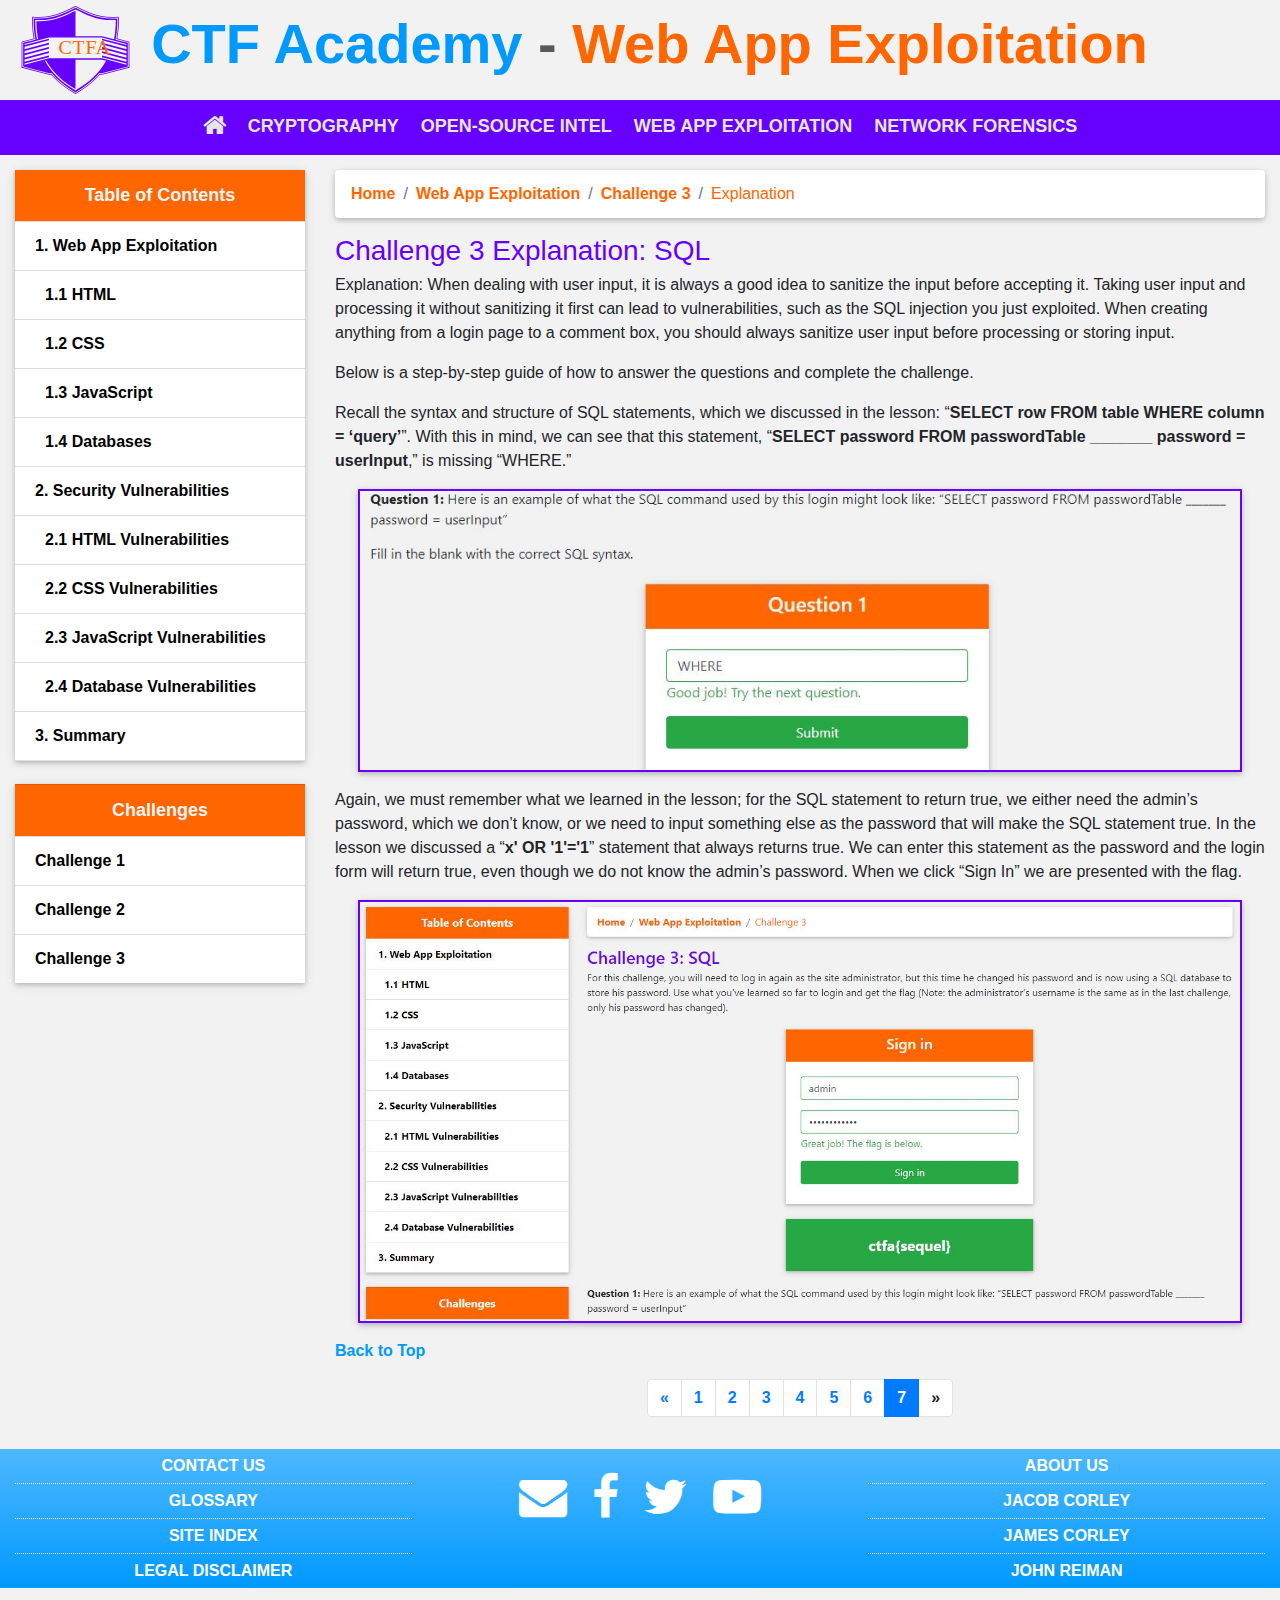
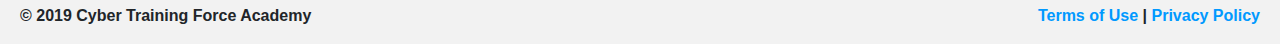
<file: ctfa/web/challenge3/answer.htm>
<!DOCTYPE html>
<html  lang="en">
	<head>
		<meta charset="utf-8" />
		<meta name="viewport" content="width=device-width, initial-scale=1">
			<title>CTF Academy : Challenge3 Explanation</title>
			<meta name="description" content="Web App Exploitation Challenge 3 Explanation">
			
			<meta name="author" content="CTF Academy">			
			<link href="../../_src/bootstrap/css/bootstrap.min.css" rel="stylesheet">	
				<!--[if lt IE 9]>
				<script src="http://cdnjs.cloudflare.com/ajax/libs/html5shiv/3.7.3/html5shiv.min.js"></script>
				<![endif]-->
				<link rel="stylesheet" href="../../_src/font-awesome-4.7.0/css/font-awesome.min.css" />				
				<script src="../../_src/jquery-3.4.1.min.js"></script>
				<script src="../../_src/popper.min.js"></script>				
				<script src="../../_src/bootstrap/js/bootstrap.min.js"></script>		
				<link href="../../style.css" rel="stylesheet" />				
				<script src="../../_src/jquery.md5.min.js"></script>
				<script src="../../_src/hashCheck.js"></script>
				<script src="flagValidate.js"></script>

<link rel="icon" href="../../_src/Logo.ico" />				
				</head>				
				
				<body>
				
								
				
				<!-- Header -->
				<header id="top">					
					<div class="container-fluid ctfaLogo">
				<div class="row">				
					<div class="col-md-12">
						<div class="myLogo ">						
						<a href="../../index.htm">						
						<img src="../../_src/Logo.svg" alt="CTFA Logo">											
						</a>
						</div>						
						<div class="floatText">						
						<h2 class="display-4">						
						<span class = "mainblue">						
						<a href="../../index.htm">						
						CTF Academy
						</a>						
						</span>						
						<br class="break">						
						<span class = "headerDash">
						- 
						</span>						
						<span class = "mainorange"> 
						<a href="../index.htm">
						Web App Exploitation
						</a>
						</span>						
						</h2>
						</div>						
						</div>
						</div>						
					  </div>					
				</header>
				
<!-- Navigation -->
<nav class="navbar navbar-expand-md navbar-dark"  id="myNav">
  <button class="navbar-toggler" type="button" data-toggle="collapse" data-target="#navbarNavAltMarkup" aria-controls="navbarNavAltMarkup" aria-expanded="false" aria-label="Toggle navigation">
    <span class="navbar-toggler-icon"></span>
  </button>
  <div class="collapse navbar-collapse justify-content-md-center" id="navbarNavAltMarkup">
    <div class="navbar-nav">
		<ul class="nav navbar-nav">
			<li class="nav-item">
				<a class="nav-link" href="../../index.htm"><i class="fa fa-home homepageSize" aria-hidden="true"></i></a>
			</li>
			
			<li class="nav-item">
				<a class="nav-link" href="../../crypto/index.htm">Cryptography</a>
			</li>
			
			<li class="nav-item">
				<a class="nav-link" href="../../osint/index.htm">Open-Source Intel</a>
			</li>
			
			<li class="nav-item">
				<a class="nav-link" href="../../web/index.htm">Web App Exploitation</a>
			</li>

			<li class="nav-item">
				<a class="nav-link" href="../../network/index.htm">Network Forensics</a>
			</li>								
		</ul>
    </div>
  </div>
</nav>

							
<!-- Main container -->
<div class="container-fluid" >

<div id="myBody">
  <div class="row">						

<!-- Column Navigation -->
<div class="col-md-3 order-2 order-md-1" >

<div class="list-group-flush myLightBox mb-4">
  <div class="list-group-item contents" >Table of Contents</div>
    <a href="../index.htm#WebAppExploitation" class="list-group-item list-group-item-action">1. Web App Exploitation</a>

  <a href="../index.htm#html" class="list-group-item list-group-item-action lvl2">1.1 HTML</a>
  <a href="../index.htm#css" class="list-group-item list-group-item-action lvl2">1.2 CSS</a>

    <a href="../index.htm#javascript" class="list-group-item list-group-item-action lvl2">1.3 JavaScript</a>
	
  <a href="../index.htm#database" class="list-group-item list-group-item-action lvl2">1.4 Databases</a>
  
  <a href="../index.htm#SecurityVulnerabilities" class="list-group-item list-group-item-action">2. Security Vulnerabilities</a>
  
    <a href="../index.htm#HTMLVulnerabilities" class="list-group-item list-group-item-action lvl2">2.1 HTML Vulnerabilities</a>
  <a href="../index.htm#CSSVulnerabilities" class="list-group-item list-group-item-action lvl2">2.2 CSS Vulnerabilities</a>
  <a href="../index.htm#JavaScriptVulnerabilities" class="list-group-item list-group-item-action lvl2">2.3 JavaScript Vulnerabilities</a>
    <a href="../index.htm#DatabaseVulnerabilities" class="list-group-item list-group-item-action lvl2">2.4 Database Vulnerabilities</a>
  <a href="../index.htm#Summary" class="list-group-item list-group-item-action">3. Summary</a>
  

</div>




<div class="list-group-flush myLightBox mb-3">

  <div class="list-group-item contents" >Challenges</div>
  <a href="../challenge1/index.htm" class="list-group-item list-group-item-action">Challenge 1</a>
  <a href="../challenge2/index.htm" class="list-group-item list-group-item-action">Challenge 2</a>
  <a href="index.htm" class="list-group-item list-group-item-action">Challenge 3</a>

</div>

</div>

<!-- End column -->						


<!-- Main content -->
		<div class="col-md-9 order-1 order-md-2" >
				<div id="main">
				
				<ol class="breadcrumb">
				  <li class="breadcrumb-item"><a href="../../index.htm">Home</a></li>
				  <li class="breadcrumb-item"><a href="../index.htm">Web App Exploitation</a></li>
				  <li class="breadcrumb-item"><a href="index.htm">Challenge 3</a></li>
				  <li class="breadcrumb-item active">Explanation</li>
				</ol>				


<noscript>
				Please enable JavaScript on your web browser. For a tutorial, <a href="../../other/enable_javascript.htm">click here</a>.				
				</noscript>

<!-- Challenge Content Starts here -->
<h3>Challenge 3 Explanation: SQL</h3>

<p>
Explanation: When dealing with user input, it is always a good idea to sanitize the input before accepting it. Taking user input and processing it without sanitizing it first can lead to vulnerabilities, such as the SQL injection you just exploited. When creating anything from a login page to a comment box, you should always sanitize user input before processing or storing input. 
</p>

<p>
Below is a step-by-step guide of how to answer the questions and complete the challenge.
</p>

<p>
Recall the syntax and structure of SQL statements, which we discussed in the lesson: “<b>SELECT row FROM table WHERE column = ‘query’</b>”. With this in mind, we can see that this statement, “<b>SELECT password FROM passwordTable _______ password = userInput</b>,” is missing “WHERE.” 
</p>

<div class="screenshot myLightBox my-3">
		<img src="web3.1.1.JPG" alt="Explanation Screenshot 1">
</div>

<p>
Again, we must remember what we learned in the lesson; for the SQL statement to return true, we either need the admin’s password, which we don’t know, or we need to input something else as the password that will make the SQL statement true. In the lesson we discussed a “<b>x' OR '1'='1</b>” statement that always returns true. We can enter this statement as the password and the login form will return true, even though we do not know the admin’s password. When we click “Sign In” we are presented with the flag.
</p>


<div class="screenshot myLightBox my-3">
		<img src="web3.1.JPG" alt="Explanation Screenshot 2">
</div>


			
			<div id="backToTop" class="my-3">
<a href="#top">Back to Top</a>
<!-- Takes user to top of home page -->								
</div>

<ul class="pagination justify-content-center">
  <li class="page-item">
      <a class="page-link disabled" href="index.htm" aria-label="Previous">
        <span aria-hidden="true">&laquo;</span>
        <span class="sr-only">Previous</span>
      </a>
    </li>
	
  <li class="page-item "><a class="page-link" href="../index.htm">1</a></li>
  <li class="page-item "><a class="page-link" href="../challenge1/index.htm">2</a></li>
  <li class="page-item "><a class="page-link" href="../challenge1/answer.htm">3</a></li>
  <li class="page-item"><a class="page-link" href="../challenge2/index.htm">4</a></li>
  <li class="page-item "><a class="page-link" href="../challenge2/answer.htm">5</a></li>
  <li class="page-item"><a class="page-link" href="index.htm">6</a></li>
  <li class="page-item active"><a class="page-link" href="answer.htm">7</a></li>
    
   <li class="page-item">
      <a class="page-link disabled" aria-label="Next">
        <span aria-hidden="true">&raquo;</span>
        <span class="sr-only">Next</span>
      </a>
    </li>
</ul>

</div>
<!-- Main End --> </div>
</div>
</div>
</div>
<!-- Main Cotainer End --> 
				
<!-- Footer -->
<footer class="mt-3">
    
    <div class="container-fluid">
      <div class="row threeColumns mt-2">
	  
	  <!-- Footer Column 1 -->
	<div class="col-md-4 order-2 order-md-1 leftInfo">	
	<div class="infoLinks">
		<a href="../../other/contact_us.htm" class="">Contact Us</a>
		<a href="../../other/glossary.htm" class="">Glossary</a>
		<a href="../../other/site_index.htm" class="">Site Index</a>	
		<a href="../../other/legal_disclaimer.htm" class="">Legal Disclaimer</a>
	</div>
	</div>
  <!-- Footer Column 2 -->
      <div class="col-md-4 py-4 order-1 order-md-2">
        <div class="flex-center socialButtons">
          <!-- Email -->		  
		  <a href="mailto:cybertrainingforceacademy@gmail.com" target="_blank">		  
		  <i class="fa fa-envelope fa-3x" aria-hidden="true"></i>
		  </a>		  
		<!-- Facebook -->
			<a href="https://www.facebook.com/CTF-Academy-2271850929563454" target="_blank">
		  <i class="fa fa-facebook fa-3x" aria-hidden="true"></i>
		  </a>
          <!-- Twitter -->
          <a href="https://twitter.com/CTFAcademy" target="_blank">
            <i class="fa fa-twitter fa-3x" aria-hidden="true"></i>
          </a>
		  <!-- YouTube-->
          <a href="https://www.youtube.com/channel/UC2YnTDWba8lqC-x77h8id8w" target="_blank">
            <i class="fa fa-youtube-play fa-3x" aria-hidden="true"></i>
          </a>         
        </div>
      </div>
	  
	  <!-- Footer Column 3 -->
	  <div class="col-md-4 order-3 order-md-3 rightInfo">
	<div class="infoLinks">
<a href="../../other/about_us.htm" >About Us</a> 
  <a href="../../other/about_us.htm#jacob">Jacob Corley</a>   
	<a href="../../other/about_us.htm#james">James Corley</a> 
	<a href="../../other/about_us.htm#john">John Reiman</a> 
	</div>	
	</div>	
	</div>	  
</div>
 
    <!-- Footer Links -->
    <div class="footer-copyright py-3">
		&#169; 2019 Cyber Training Force Academy 		
		<span class = "termsPolicy">
		<a href="../../other/terms-of-use.htm">Terms of Use</a> 		
		|
		<a href="../../other/privacy-policy.htm">Privacy Policy</a>		
		</span>
    </div>
  </footer>
  <!-- Footer End -->
</body>
</html>
</file>
<file: ctfa/style.css>
/*


	Designed by James Corley - james.corley@mga.edu
	
	Color Codes:	
	Color Codes: 	
	Light Purple	: #633393
	Purple			: #42337E
	Grey			: #B0B6BB
	Light Grey		: #C9CED1
	Black			: #000000
	Bright Red:		: #f11e22
	Light Silver	: #f2f2f2
	Silver			: #e7e7e7
	Darker Silver	: #733caa
	
	
	Black			: #000000
	White			: #FFFFFF
	Orange			: #ff6600
	Darker Orange	: #cc5200
	Comp Blue 		: #0099ff
	Darker Blue		: #0164a5
	PurpleBlue		: #6600FF
	Red				: #FF0019
	
	Off-white		: #F5F5F5
	
	

*/

/* Global */


body {
	

	background-color: #f2f2f2;

}


#myBody {max-width: 1400px; margin: 0 auto;}

#main {
	min-height: 572px;
}


h3 {
	color: #6600FF;
	padding-bottom: 5px;

	margin: 0 auto;
	
}


h4 {
	
}



 a {
	color: #0099ff; 
	text-decoration: none;
	font-weight: bold;
}


a:visited {
 color: #0164a5;
}

a:hover {
color: #6600FF;
}

a:active {
 color: #0164a5;
}


/* Header */

header {margin: 0; padding: 0;}
header h1 {display: none;}

.ctfaLogo img {
	max-width: 100%;

	max-height: 151px;
}

.myLogo {
	float: left;
	padding: 5px 20px 5px 5px;
}

.myLogo a:hover {
	text-decoration:none;
	
}

.headertext {
	
padding-left: 40px;
   font-weight: bold; 
   font-style: normal; 
}

.mainblue {color: #0099ff;


}


.mainblue a:visited {
  color: #0099ff;
}

.mainblue a:link {
  color: #0099ff;
}

.mainblue a:visited {
color: #0099ff;
}

.mainblue a:hover {
color: #6600FF;
text-decoration: none;
}

.mainblue a:active {
color: #0099ff;
}

.mainorange {color: #ff6600;
font-weight: bold;
	}

.mainorange a:visited {
  color: #ff6600;
}

.mainorange a:link {
  color: #ff6600;
}

.mainorange a:visited {
color: #ff6600;
}

.mainorange a:hover {
color: #6600FF;
text-decoration: none;
}

.mainorange a:active {
color: #ff6600;
}

.headerDash {color: #595959;
font-weight: bold;
display: none;
	}

.break {
	display: inline;
}

.floatText {
	text-align: center;
float: left;

}

	.ctfaLogoHome img {
	
	
	
	max-width: 100%;
    max-height: 90px;
	
}

.homeHeader {
	
	text-align: center;
	
}

/* Nav */

#myNav {background-color: #6600FF;  font-weight: bold; text-transform: uppercase; color: #FFFFFF; padding: 0px;
margin-bottom: 15px; font-size: large;
}

.nav-link {color: #E6E6E6 !important;}

.nav-link:hover {color: #F2F2F2 !important; }

.nav-item:hover { background-color: #ff6600;}

.nav-item {padding: 5px 3px 5px 3px;}

.homepageSize {
	font-size: 25px;
}





/* Sidebar Column */

.contents {
	text-align: center;
	
	
}

.contents.list-group-item {
	background-color: #ff6600;
	
	
	
	color: #F5F5F5;
	
	font-weight: bold;
	
	font-size: large;
	

}

.list-group-flush a {

	color: #000000;
	
}


.lvl2.list-group-item-action {
	padding-left: 30px;
}


.list-group-flush a:visited {

	
	color: #000000;
	
}

.list-group-flush a:active {

	
	color: #0099ff;
	
}


/* Breadcrumb */

.breadcrumb>.active {
	color: #ff6600;
}

.breadcrumb-item a {
	color: #ff6600 ;
}

.breadcrumb-item a:hover {
	color: #6600FF ;
	text-decoration: none;
}


.breadcrumb {
	color: #ff6600;
	background-color: #FFFFFF;
	
	box-shadow: 0 2px 4px 0 rgba(0,0,0,0.16),0 2px 10px 0 rgba(0,0,0,0.12);
}



/* footer */
.threeColumns {

	background-color: #0099ff;
	
	background: linear-gradient(#4db8ff, #0099ff);
	
	text-align: center;
}


.socialButtons a {
	padding-left: 10px;
	padding-right: 10px;
}

.threeColumns a {
	color: #FFFFFF; 
	text-decoration: none;
	font-weight: bold;
	
	
}


.threeColumns a:visited {
 color: #FFFFFF;
 
}

.threeColumns a:hover {
color: #F5F5F5;
}

.threeColumns a:active {
 color: #0164a5;
}


.infoLinks a {

	display: block;
	
	border-bottom: 1px dotted #f2f2f2;
	
	padding: 5px 0 5px 0;
	
	text-transform: uppercase;
	
}

.infoLinks a:last-child {
	border: none;
} 


.infoLinks a:hover {
	
	background-color: rgb(255, 255, 255, 0.1);
	color: #FFFFFF;
	
	
}


.termsPolicy {
	
	float: right;
	
	padding-right: 20px;
}

.footer-copyright {
	width: 100%;
	
	padding-left: 20px;
	
	font-weight: bold;
	
	
}


/* Form Styles */
.btn-mybutton:hover {
	box-shadow: 0 2px 4px 0 rgba(0,0,0,0.16),0 2px 10px 0 rgba(0,0,0,0.12);
	
	color: #FFFFFF;
	background-color: #33adff;
    -webkit-transition-duration: 0.3s;
    transition-duration: 0.3s;
    -webkit-transition-property: box-shadow, background-color;
    transition-property: box-shadow, background-color;
	
}

.mySignInBox {
		max-width: 400px;
		
		margin: 0 auto;
		
		background-color: #FFFFFF;
		}

.mySignIn {
	background-color: #ff6600;
	
	color: #F5F5F5;
	
	font-weight: bold;
	
	font-size: large;
}

.btn-mybutton {background-color: #0099ff;  color: #FFFFFF;}


.valid-input {
	width: 100%;
    margin-top: .25rem;
    font-size: 95%;
    color: #28a745;
}


.form-control {
	transition-duration: 1.0s;
}

.mySignInFields {
	text-align: left;
	
}

.submit {
	transition-duration: 1.0s;
	
}




/* Classes and Ids */

.myLightBox {
	box-shadow: 0 2px 4px 0 rgba(0,0,0,0.16),0 2px 10px 0 rgba(0,0,0,0.12) !important;
}

.loginFlag {
	margin: 0 auto;
	max-width: 400px;
	width: 100%;

	text-align: center;
	
	background-color: #28a745;
	
	color: #FFFFFF;
	
	font-weight: bold;
	
	font-size: 1.5rem;
}

.cenimg {width: 70%; margin: 0 auto; }


.floatMiddle {margin: 0 auto;
text-align: center;
}


.clear {
	float: none;
}

.screenshot {
	width: 95%;
	margin: 0 auto;
	
	border-style: solid;
  border-width: 2px;
  border-color: #6600FF;
	
	
}

.screenshot img {
	width: 100%;
	
	
}


/* HTML Example Colors */

.htmlExample {background-color: #FFFFFF; border-left: 4px solid #0099ff;}

.htmlExample p {margin-bottom: 0;}

.tag {color: #2f6f9f;
color: red;
}

	.tagname {color: #4f9fcf;}

.htmlColor {color: #4f9fcf;}


.htmllvl1 {padding-left: 25px;}

.htmllvl2 {padding-left: 45px;}

.htmllvl3 {padding-left: 65px;}


/* Media queries */

@media only screen and (min-width: 1156px) {
	
	
	.ctfaLogo img {
	
	
	
	max-width: 100%;
    max-height: 90px;
	
}
	
.break {
	display: none;
}

.headerDash {display: inline;}

	
	
}


.floatText {

padding-top: 10px;
}


@media only screen and (max-width: 822px) {

.myLogo {display: none;}

.floatText {float: none;}
}
</file>
